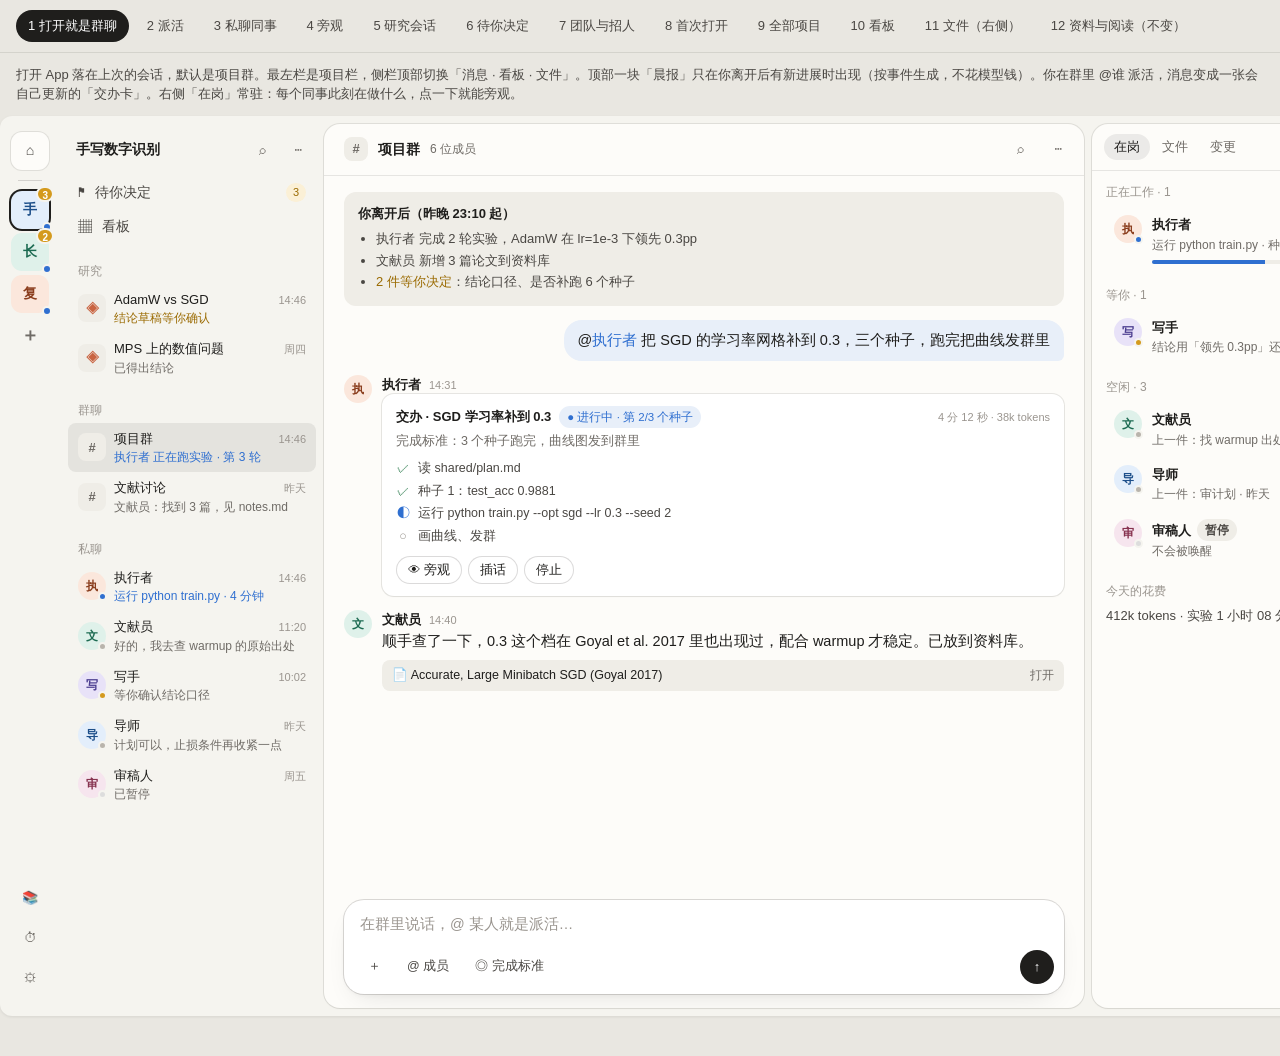
<file: design/prototype/index.html>
<!doctype html>
<html lang="zh-CN">
<head>
<meta charset="utf-8">
<title>ORA 界面方案 v1</title>
<style>
:root{
  --shell:#f5f4ef; --card:#fdfcf9; --inset:#efede7; --elev:#fff;
  --fg:#1f1e1c; --fg1:#4a4743; --fg2:#6f6b66; --fg3:#9a958f;
  --edge:rgba(31,30,28,.10); --edge2:rgba(31,30,28,.16); --hover:rgba(31,30,28,.05); --sel:rgba(31,30,28,.08);
  --clay:#c96442; --blue:#2f6fd0; --bluebg:#e8eff9; --green:#2e7d4f; --greenbg:#e6f2ea; --amber:#9a6a00; --amberbg:#fbf0d6; --red:#b3392f; --redbg:#f8e5e2;
  --serif:"Songti SC","Source Han Serif SC",Georgia,serif; --mono:"JetBrains Mono",ui-monospace,Menlo,monospace;
}
*{box-sizing:border-box} body{margin:0;background:#e9e7e1;font:13px/1.5 -apple-system,"PingFang SC","Inter",sans-serif;color:var(--fg)}
.tabs{position:sticky;top:0;z-index:5;display:flex;gap:6px;flex-wrap:wrap;padding:10px 16px;background:#e9e7e1;border-bottom:1px solid var(--edge)}
.tabs button{font:inherit;border:0;background:transparent;padding:6px 12px;border-radius:999px;color:var(--fg1);cursor:pointer}
.tabs button.on{background:var(--fg);color:#fff}
.note{max-width:1440px;margin:12px auto 0;padding:0 16px;color:var(--fg1);font-size:13px}
.frame{width:1440px;height:900px;margin:12px auto 40px;background:var(--shell);display:flex;padding:8px 8px 8px 0;border-radius:12px;overflow:hidden;box-shadow:0 1px 3px rgba(0,0,0,.08)}
.screen{display:none}.screen.on{display:block}
.rail{width:52px;display:flex;flex-direction:column;align-items:center;gap:4px;padding:8px 0 12px}
.ri{width:36px;height:36px;border-radius:10px;display:grid;place-items:center;color:var(--fg2);position:relative}
.ri.on{background:var(--card);color:var(--fg);box-shadow:0 0 0 1px var(--edge),0 1px 2px rgba(0,0,0,.05)}
.ri .dot{position:absolute;top:6px;right:6px;width:7px;height:7px;border-radius:50%;background:var(--red)}
.side{width:264px;display:flex;flex-direction:column;padding:0 8px}
.top{height:52px;display:flex;align-items:center;gap:8px;padding:0 4px 0 8px}
.proj{font-weight:600;font-size:14px;display:flex;align-items:center;gap:6px}
.sp{flex:1}
.ib{width:28px;height:28px;border-radius:8px;display:grid;place-items:center;color:var(--fg2)}
.nav{height:34px;display:flex;align-items:center;gap:10px;padding:0 10px;border-radius:8px;font-size:14px;color:var(--fg1)}
.nav.on{background:var(--sel);color:var(--fg)}
.cnt{margin-left:auto;font-size:12px;color:var(--fg3)}
.pill{margin-left:auto;font-size:11px;padding:1px 7px;border-radius:999px;background:var(--amberbg);color:var(--amber)}
.sh{height:26px;display:flex;align-items:center;padding:0 6px 0 10px;margin-top:14px;color:var(--fg3);font-size:12px;letter-spacing:.02em}
.row{display:flex;align-items:center;gap:8px;padding:6px 10px;border-radius:8px;min-height:44px}
.row.on{background:var(--sel)}
.row .t{flex:1;min-width:0}
.row .n{font-size:13px;color:var(--fg);display:flex;gap:6px;align-items:baseline}
.row .p{font-size:12px;color:var(--fg2);white-space:nowrap;overflow:hidden;text-overflow:ellipsis}
.row time{font-size:11px;color:var(--fg3);margin-left:auto}
.row .w{color:var(--blue)}
.av{width:28px;height:28px;border-radius:50%;display:grid;place-items:center;font-size:12px;font-weight:600;flex:none;position:relative}
.av.sm{width:22px;height:22px;font-size:10px}.av.lg{width:44px;height:44px;font-size:16px}
.av .s{position:absolute;right:-1px;bottom:-1px;width:9px;height:9px;border-radius:50%;border:2px solid var(--shell)}
.s.work{background:var(--blue)}.s.idle{background:#b9b4ac}.s.wait{background:#d49a1d}.s.off{background:#ddd}
.a1{background:#e8e2f8;color:#4b3d8f}.a2{background:#dff1ea;color:#1d6b52}.a3{background:#fbe7dc;color:#8a3d1d}.a4{background:#e3eefb;color:#1d4f8a}.a5{background:#f6e5ee;color:#86324f}.me{background:#2b2a27;color:#fff}
.hash{width:28px;height:28px;border-radius:8px;background:var(--inset);display:grid;place-items:center;color:var(--fg2);font-weight:600;flex:none}
.cards{flex:1;display:flex;gap:8px;min-width:0}
.main{flex:1;background:var(--card);border-radius:16px;box-shadow:0 0 0 1px var(--edge),0 1px 2px rgba(0,0,0,.04);display:flex;flex-direction:column;min-width:0;overflow:hidden}
.panel{width:340px;background:var(--card);border-radius:16px;box-shadow:0 0 0 1px var(--edge),0 1px 2px rgba(0,0,0,.04);display:flex;flex-direction:column;overflow:hidden}
.head{height:52px;display:flex;align-items:center;gap:10px;padding:0 12px 0 20px;border-bottom:1px solid var(--edge)}
.head h1{font-size:14px;font-weight:600;margin:0}
.head .m{font-size:12px;color:var(--fg2)}
.flow{flex:1;overflow:hidden;padding:16px 0}
.col{width:720px;margin:0 auto;display:flex;flex-direction:column;gap:14px}
.msg{display:flex;gap:10px}
.msg .b{flex:1;min-width:0}
.who{font-size:13px;font-weight:600;display:flex;gap:8px;align-items:baseline}
.who span{font-weight:400;font-size:11px;color:var(--fg3)}
.txt{font-size:14.5px;line-height:1.7;color:var(--fg)}
.mine{align-self:flex-end;max-width:70%;background:var(--bluebg);border-radius:18px 18px 6px 18px;padding:9px 14px;font-size:14.5px;line-height:1.6}
.mine b{color:var(--blue);font-weight:500}
.card{background:var(--elev);border-radius:12px;box-shadow:0 0 0 1px var(--edge),0 1px 2px rgba(0,0,0,.04);padding:12px 14px}
.chip{display:inline-flex;align-items:center;gap:5px;height:22px;padding:0 8px;border-radius:999px;font-size:11.5px;background:var(--inset);color:var(--fg1)}
.chip.run{background:var(--bluebg);color:var(--blue)}.chip.ok{background:var(--greenbg);color:var(--green)}.chip.wait{background:var(--amberbg);color:var(--amber)}.chip.err{background:var(--redbg);color:var(--red)}
.btn{display:inline-flex;align-items:center;gap:6px;height:28px;padding:0 12px;border-radius:999px;font-size:12.5px;box-shadow:inset 0 0 0 1px var(--edge2);color:var(--fg);background:transparent}
.btn.pri{background:var(--fg);color:#fff;box-shadow:none}
.steps{margin:8px 0 0;padding:0;list-style:none;display:flex;flex-direction:column;gap:4px}
.steps li{display:flex;gap:8px;align-items:center;font-size:12.5px;color:var(--fg1)}
.steps li i{width:14px;text-align:center;font-style:normal;color:var(--fg3)}
.steps li.d i{color:var(--green)}.steps li.n i{color:var(--blue)}
.mono{font-family:var(--mono);font-size:12px}
.file{display:flex;align-items:center;gap:8px;padding:6px 10px;border-radius:8px;background:var(--inset);font-size:12.5px;margin-top:6px}
.file .x{margin-left:auto;color:var(--fg2);font-size:12px}
.comp{width:720px;margin:0 auto 14px;background:var(--elev);border-radius:20px;box-shadow:0 0 0 1px var(--edge2),0 2px 4px rgba(0,0,0,.03),0 12px 28px -12px rgba(0,0,0,.12);padding:10px 10px 10px 14px}
.comp .ph{min-height:40px;font-size:14.5px;color:var(--fg3);padding:4px 2px}
.comp .bar{display:flex;align-items:center;gap:6px}
.cc{height:30px;padding:0 10px;border-radius:999px;display:inline-flex;align-items:center;gap:6px;color:var(--fg1);font-size:12.5px}
.send{width:34px;height:34px;border-radius:50%;background:var(--fg);color:#fff;display:grid;place-items:center;margin-left:auto}
.ptabs{display:flex;gap:2px;padding:10px 12px;border-bottom:1px solid var(--edge)}
.ptabs span{padding:4px 10px;border-radius:999px;font-size:12.5px;color:var(--fg2)}
.ptabs span.on{background:var(--sel);color:var(--fg)}
.pbody{flex:1;overflow:hidden;padding:12px 14px;display:flex;flex-direction:column;gap:14px}
.ph3{font-size:12px;color:var(--fg3);margin-bottom:6px;display:flex;align-items:center}
.desk{display:flex;gap:10px;align-items:flex-start;padding:8px;border-radius:10px}
.desk:hover{background:var(--hover)}
.desk .t{flex:1;min-width:0}
.desk .nm{font-size:13px;font-weight:600;display:flex;gap:6px;align-items:center}
.desk .st{font-size:12px;color:var(--fg2);margin-top:1px}
.bar2{height:4px;border-radius:2px;background:var(--inset);margin-top:6px;overflow:hidden}.bar2 i{display:block;height:100%;background:var(--blue)}
.brief{border-radius:12px;background:var(--inset);padding:12px 14px}
.brief h4{margin:0 0 6px;font-size:13px}
.brief li{font-size:13px;color:var(--fg1);margin:2px 0}
.term{background:#1f1e1c;color:#e9e6df;border-radius:10px;padding:10px 12px;font-family:var(--mono);font-size:11.5px;line-height:1.6}
.term .g{color:#8fd19e}.term .y{color:#e8c46b}.term .c{color:#9a958f}
.map{display:flex;flex-direction:column;gap:4px}
.node{font-size:12.5px;padding:5px 8px;border-radius:8px;display:flex;gap:6px;align-items:center}
.node.l1{margin-left:0;font-weight:600}.node.l2{margin-left:14px}.node.l3{margin-left:28px}
.tag{font-size:11px;padding:0 6px;border-radius:999px;margin-left:auto}
.tag.ok{background:var(--greenbg);color:var(--green)}.tag.no{background:var(--redbg);color:var(--red)}.tag.run{background:var(--bluebg);color:var(--blue)}.tag.idle{background:var(--inset);color:var(--fg2)}
.inbox .item{display:flex;gap:12px;padding:14px 16px;border-bottom:1px solid var(--edge)}
.inbox .item .t{flex:1}
.inbox h3{margin:0;font-size:14px}
.inbox p{margin:3px 0 0;font-size:13px;color:var(--fg1)}
.grid{display:grid;grid-template-columns:repeat(3,1fr);gap:12px}
.mcard{background:var(--elev);border-radius:12px;box-shadow:0 0 0 1px var(--edge);padding:14px}
.mcard .r{font-size:12.5px;color:var(--fg2);margin-top:6px}
.serif{font-family:var(--serif);font-weight:400}
.overlay{position:absolute;inset:0;background:rgba(20,20,18,.35);display:flex;align-items:center;justify-content:center;border-radius:16px}
.dlg{width:520px;background:var(--elev);border-radius:24px;box-shadow:0 20px 60px rgba(0,0,0,.25);padding:22px 24px}
.fld{border-radius:10px;box-shadow:inset 0 0 0 1px var(--edge2);padding:9px 12px;font-size:13.5px;color:var(--fg)}
.lbl{font-size:12px;color:var(--fg2);margin:12px 0 6px}
.k{font-size:11px;color:var(--fg3)}
.rail{width:60px}
.pt{width:38px;height:38px;border-radius:11px;display:grid;place-items:center;font-weight:600;font-size:14px;position:relative;cursor:pointer}
.pt.on{box-shadow:0 0 0 2px var(--fg)}
.pt .bd{position:absolute;right:-5px;top:-5px;min-width:16px;height:16px;padding:0 4px;border-radius:8px;background:#d49a1d;color:#fff;font-size:10px;display:grid;place-items:center;border:2px solid var(--shell)}
.pt .wk{position:absolute;right:-3px;bottom:-3px;width:10px;height:10px;border-radius:50%;background:var(--blue);border:2px solid var(--shell)}
.pt.all{background:var(--card);color:var(--fg1);box-shadow:0 0 0 1px var(--edge)}
.pt.all.on{box-shadow:0 0 0 2px var(--fg)}
.rsep{width:24px;height:1px;background:var(--edge2);margin:6px 0}
.seg{display:flex;gap:2px;background:var(--inset);border-radius:999px;padding:2px;margin:0 2px 8px}
.seg span{flex:1;text-align:center;padding:4px 0;border-radius:999px;font-size:12.5px;color:var(--fg2)}
.seg span.on{background:var(--elev);color:var(--fg);box-shadow:0 0 0 1px var(--edge)}
.col3{display:grid;grid-template-columns:repeat(4,1fr);gap:12px;padding:16px 20px;align-items:start}
.lane h4{margin:0 0 8px;font-size:12.5px;color:var(--fg2);font-weight:500;display:flex;gap:6px}
.kc{background:var(--elev);border-radius:10px;box-shadow:0 0 0 1px var(--edge);padding:10px 12px;margin-bottom:8px;font-size:13px}
.kc .m{display:flex;align-items:center;gap:6px;margin-top:8px;font-size:11.5px;color:var(--fg2)}
.tree div{padding:3px 8px;border-radius:6px;font-size:12.5px;display:flex;gap:6px;color:var(--fg1)}
.tree div.on{background:var(--sel);color:var(--fg)}
.tree .g{margin-left:auto;font-size:11px}
.ftabs{display:flex;gap:2px;padding:6px 10px;border-bottom:1px solid var(--edge)}
.ftabs span{padding:4px 10px;border-radius:8px;font-size:12.5px;color:var(--fg2)}
.ftabs span.on{background:var(--sel);color:var(--fg)}
.code{font-family:var(--mono);font-size:12.5px;line-height:1.75;padding:12px 0}
.code div{display:flex}.code i{width:44px;text-align:right;padding-right:14px;color:var(--fg3);font-style:normal}
.code .add{background:rgba(46,125,79,.08)}
.md h2{font-family:var(--serif);font-weight:400;font-size:22px;margin:0 0 10px}
.md p,.md li{font-size:14px;line-height:1.75;color:var(--fg)}
</style>
</head>
<body>
<div class="tabs" id="tabs"></div>
<div class="note" id="note"></div>

<!-- 1 主界面：项目群 -->
<section class="screen" data-name="1 打开就是群聊" data-note="打开 App 落在上次的会话，默认是项目群。最左栏是项目栏，侧栏顶部切换「消息 · 看板 · 文件」。顶部一块「晨报」只在你离开后有新进展时出现（按事件生成，不花模型钱）。你在群里 @谁 派活，消息变成一张会自己更新的「交办卡」。右侧「在岗」常驻：每个同事此刻在做什么，点一下就能旁观。">
<div class="frame">
 <div class="rail"></div>
 <div class="side">
  <div class="top" data-view="msg"></div>
  <div class="nav"><span>⚑</span>待你决定<span class="pill">3</span></div>
  <div class="sh">研究</div>
  <div class="row"><div class="hash" style="color:var(--clay)">◈</div><div class="t"><div class="n">AdamW vs SGD<time>14:46</time></div><div class="p" style="color:var(--amber)">结论草稿等你确认</div></div></div>
  <div class="row"><div class="hash" style="color:var(--clay)">◈</div><div class="t"><div class="n">MPS 上的数值问题<time>周四</time></div><div class="p">已得出结论</div></div></div>
  <div class="sh">群聊</div>
  <div class="row on"><div class="hash">#</div><div class="t"><div class="n">项目群<time>14:46</time></div><div class="p w">执行者 正在跑实验 · 第 3 轮</div></div></div>
  <div class="row"><div class="hash">#</div><div class="t"><div class="n">文献讨论<time>昨天</time></div><div class="p">文献员：找到 3 篇，见 notes.md</div></div></div>
  <div class="sh">私聊</div>
  <div class="row"><div class="av a3">执<span class="s work"></span></div><div class="t"><div class="n">执行者<time>14:46</time></div><div class="p w">运行 python train.py · 4 分钟</div></div></div>
  <div class="row"><div class="av a2">文<span class="s idle"></span></div><div class="t"><div class="n">文献员<time>11:20</time></div><div class="p">好的，我去查 warmup 的原始出处</div></div></div>
  <div class="row"><div class="av a1">写<span class="s wait"></span></div><div class="t"><div class="n">写手<time>10:02</time></div><div class="p">等你确认结论口径</div></div></div>
  <div class="row"><div class="av a4">导<span class="s idle"></span></div><div class="t"><div class="n">导师<time>昨天</time></div><div class="p">计划可以，止损条件再收紧一点</div></div></div>
  <div class="row"><div class="av a5">审<span class="s off"></span></div><div class="t"><div class="n">审稿人<time>周五</time></div><div class="p">已暂停</div></div></div>
 </div>
 <div class="cards">
  <div class="main">
   <div class="head"><div class="hash" style="width:24px;height:24px">#</div><h1>项目群</h1><span class="m">6 位成员</span><div class="sp"></div><div class="ib">⌕</div><div class="ib">⋯</div></div>
   <div class="flow"><div class="col">
    <div class="brief"><h4>你离开后（昨晚 23:10 起）</h4><ul style="margin:0;padding-left:18px">
     <li>执行者 完成 2 轮实验，AdamW 在 lr=1e-3 下领先 0.3pp</li>
     <li>文献员 新增 3 篇论文到资料库</li>
     <li><b style="color:var(--amber);font-weight:500">2 件等你决定</b>：结论口径、是否补跑 6 个种子</li></ul></div>
    <div class="mine">@<b>执行者</b> 把 SGD 的学习率网格补到 0.3，三个种子，跑完把曲线发群里</div>
    <div class="msg"><div class="av a3">执</div><div class="b"><div class="who">执行者<span>14:31</span></div>
     <div class="card"><div style="display:flex;gap:8px;align-items:center"><b style="font-weight:600">交办 · SGD 学习率补到 0.3</b><span class="chip run">● 进行中 · 第 2/3 个种子</span><div class="sp"></div><span class="k">4 分 12 秒 · 38k tokens</span></div>
      <div style="font-size:12.5px;color:var(--fg2);margin-top:4px">完成标准：3 个种子跑完，曲线图发到群里</div>
      <ul class="steps"><li class="d"><i>✓</i>读 shared/plan.md</li><li class="d"><i>✓</i>种子 1：test_acc 0.9881</li><li class="n"><i>◐</i>运行 python train.py --opt sgd --lr 0.3 --seed 2</li><li><i>○</i>画曲线、发群</li></ul>
      <div style="display:flex;gap:6px;margin-top:10px"><span class="btn">👁 旁观</span><span class="btn">插话</span><span class="btn">停止</span></div></div></div></div>
    <div class="msg"><div class="av a2">文</div><div class="b"><div class="who">文献员<span>14:40</span></div><div class="txt">顺手查了一下，0.3 这个档在 Goyal et al. 2017 里也出现过，配合 warmup 才稳定。已放到资料库。</div>
     <div class="file">📄 Accurate, Large Minibatch SGD (Goyal 2017)<span class="x">打开</span></div></div></div>
   </div></div>
   <div class="comp"><div class="ph">在群里说话，@ 某人就是派活…</div><div class="bar"><span class="cc">＋</span><span class="cc">@ 成员</span><span class="cc">◎ 完成标准</span><span class="send">↑</span></div></div>
  </div>
  <div class="panel">
   <div class="ptabs"><span class="on">在岗</span><span>文件</span><span>变更</span><div class="sp"></div><span title="展开">⤢</span></div>
   <div class="pbody">
    <div><div class="ph3">正在工作 · 1</div>
     <div class="desk"><div class="av a3">执<span class="s work"></span></div><div class="t"><div class="nm">执行者</div><div class="st">运行 python train.py · 种子 2/3</div><div class="bar2"><i style="width:55%"></i></div></div><span class="btn" style="height:24px;padding:0 8px">旁观</span></div></div>
    <div><div class="ph3">等你 · 1</div>
     <div class="desk"><div class="av a1">写<span class="s wait"></span></div><div class="t"><div class="nm">写手</div><div class="st">结论用「领先 0.3pp」还是「打平」？</div></div><span class="btn" style="height:24px;padding:0 8px">去回</span></div></div>
    <div><div class="ph3">空闲 · 3</div>
     <div class="desk"><div class="av a2">文<span class="s idle"></span></div><div class="t"><div class="nm">文献员</div><div class="st">上一件：找 warmup 出处 · 11:20 完成</div></div></div>
     <div class="desk"><div class="av a4">导<span class="s idle"></span></div><div class="t"><div class="nm">导师</div><div class="st">上一件：审计划 · 昨天</div></div></div>
     <div class="desk"><div class="av a5">审<span class="s off"></span></div><div class="t"><div class="nm">审稿人 <span class="chip">暂停</span></div><div class="st">不会被唤醒</div></div></div></div>
    <div><div class="ph3">今天的花费</div><div style="font-size:13px;color:var(--fg1)">412k tokens · 实验 1 小时 08 分 · 问了你 3 次</div></div>
   </div>
  </div>
 </div>
</div>
</section>

<!-- 2 派活 -->
<section class="screen" data-name="2 派活" data-note="派活就是在输入框里 @ 人。@ 之后输入框上方出现「交办」条：可选完成标准、预计用什么机器；发出去后同一条消息变成交办卡。也能一次 @ 多个人（各自一张卡），或者说「谁有空谁做」交给导师分配。">
<div class="frame">
 <div class="rail"></div>
 <div class="side">
  <div class="top" data-view="msg"></div>
  <div class="nav"><span>⚑</span>待你决定<span class="pill">3</span></div>
  <div class="sh">群聊</div>
  <div class="row on"><div class="hash">#</div><div class="t"><div class="n">项目群<time>14:46</time></div><div class="p">执行者 正在跑实验 · 第 3 轮</div></div></div>
  <div class="row"><div class="hash">#</div><div class="t"><div class="n">文献讨论<time>昨天</time></div><div class="p">文献员：找到 3 篇，见 notes.md</div></div></div>
  <div class="sh">私聊</div>
  <div class="row"><div class="av a3">执<span class="s work"></span></div><div class="t"><div class="n">执行者<time>14:46</time></div><div class="p w">运行 python train.py · 4 分钟</div></div></div>
  <div class="row"><div class="av a2">文<span class="s idle"></span></div><div class="t"><div class="n">文献员<time>11:20</time></div><div class="p">好的</div></div></div>
 </div>
 <div class="cards"><div class="main" style="position:relative">
  <div class="head"><div class="hash" style="width:24px;height:24px">#</div><h1>项目群</h1><span class="m">6 位成员</span></div>
  <div class="flow"><div class="col" style="padding-top:220px">
   <div class="txt" style="color:var(--fg2);text-align:center">…</div>
  </div></div>
  <div class="comp" style="padding-top:8px">
   <div style="display:flex;gap:8px;align-items:center;padding:6px 8px 10px;border-bottom:1px solid var(--edge);margin-bottom:6px">
    <span class="chip run">交办给</span><div class="av sm a2">文</div><b style="font-weight:600">文献员</b><span class="k">空闲</span>
    <span class="cc" style="margin-left:12px">◎ 完成标准：<span style="color:var(--fg)">列出 5 篇，每篇一句结论</span></span>
    <span class="cc">🖥 本机</span><div class="sp"></div><span class="k">Enter 发送 · 不 @ 就是普通聊天</span></div>
   <div class="ph" style="color:var(--fg)">@文献员 找 5 篇讲 warmup 为什么有效的论文，每篇一句话结论，放到资料库</div>
   <div class="bar"><span class="cc">＋</span><span class="cc">@ 成员</span><span class="send">↑</span></div>
  </div>
  <div style="position:absolute;left:calc(50% - 360px + 8px);bottom:150px;width:300px" class="card">
   <div class="k" style="margin-bottom:6px">@ 谁</div>
   <div class="desk" style="background:var(--sel)"><div class="av a2">文<span class="s idle"></span></div><div class="t"><div class="nm">文献员</div><div class="st">空闲 · 找文献、读论文</div></div></div>
   <div class="desk"><div class="av a3">执<span class="s work"></span></div><div class="t"><div class="nm">执行者</div><div class="st">忙 · 前面 1 件</div></div></div>
   <div class="desk"><div class="av a1">写<span class="s wait"></span></div><div class="t"><div class="nm">写手</div><div class="st">等你回复</div></div></div>
   <div class="desk"><div class="av a4">导<span class="s idle"></span></div><div class="t"><div class="nm">导师</div><div class="st">让导师分配</div></div></div>
  </div>
 </div></div>
</div>
</section>

<!-- 3 私聊 -->
<section class="screen" data-name="3 私聊同事" data-note="和某个同事一对一。右侧变成他的「工位」：正在做的事、交办历史、最近产出、你给他的反馈（👍/👎 会进入他下次工作的上下文）。他的设定（agent 文件）也在这里看和改。">
<div class="frame">
 <div class="rail"></div>
 <div class="side">
  <div class="top" data-view="msg"></div>
  <div class="nav"><span>⚑</span>待你决定<span class="pill">3</span></div>
  <div class="sh">群聊</div>
  <div class="row"><div class="hash">#</div><div class="t"><div class="n">项目群<time>14:46</time></div><div class="p">执行者 正在跑实验</div></div></div>
  <div class="sh">私聊</div>
  <div class="row on"><div class="av a3">执<span class="s work"></span></div><div class="t"><div class="n">执行者<time>14:46</time></div><div class="p w">运行 python train.py · 4 分钟</div></div></div>
  <div class="row"><div class="av a2">文<span class="s idle"></span></div><div class="t"><div class="n">文献员<time>11:20</time></div><div class="p">好的</div></div></div>
  <div class="row"><div class="av a1">写<span class="s wait"></span></div><div class="t"><div class="n">写手<time>10:02</time></div><div class="p">等你确认结论口径</div></div></div>
 </div>
 <div class="cards">
  <div class="main">
   <div class="head"><div class="av sm a3">执</div><h1>执行者</h1><span class="chip run">● 工作中</span><div class="sp"></div><div class="ib">⋯</div></div>
   <div class="flow"><div class="col">
    <div class="mine">今天 MPS 上那个崩溃你怎么看？是不是数值问题</div>
    <div class="msg"><div class="av a3">执</div><div class="b"><div class="who">执行者<span>14:12</span></div><div class="txt">大概率是。lr=0.3 时 SGD 在 MPS 上第 2 个 epoch loss 变成 nan，同样配置在 CPU 上正常收敛到 0.9864。我把主对照挪到 CPU 上跑了，MPS 只做吞吐对比。要不要我写一个最小复现提给 PyTorch？</div>
     <div style="display:flex;gap:4px;margin-top:6px;color:var(--fg3)"><span class="chip">👍</span><span class="chip">👎</span><span class="chip">↪ 转发</span></div></div></div>
    <div class="mine">先不用，主线优先。跑完补种子再说</div>
    <div class="msg"><div class="av a3">执</div><div class="b"><div class="who">执行者<span>14:13</span></div><div class="txt">收到。</div></div></div>
   </div></div>
   <div class="comp"><div class="ph">发消息给执行者…</div><div class="bar"><span class="cc">＋</span><span class="cc">◎ 完成标准</span><span class="send">↑</span></div></div>
  </div>
  <div class="panel">
   <div class="ptabs"><span class="on">工位</span><span>设定</span><span>文件</span></div>
   <div class="pbody">
    <div style="display:flex;gap:12px;align-items:center"><div class="av lg a3">执</div><div><div style="font-weight:600;font-size:15px">执行者</div><div class="k">写代码、跑实验 · MiniMax-M3.1 · 本机</div></div></div>
    <div><div class="ph3">正在做</div><div class="card" style="padding:10px 12px"><div style="font-size:13px;font-weight:600">SGD 学习率补到 0.3</div><div class="st" style="font-size:12px;color:var(--fg2)">种子 2/3 · 4 分 12 秒</div><div class="bar2"><i style="width:55%"></i></div><div style="display:flex;gap:6px;margin-top:8px"><span class="btn" style="height:26px">👁 旁观</span><span class="btn" style="height:26px">停止</span></div></div></div>
    <div><div class="ph3">交办记录</div>
     <div class="desk"><span class="chip ok">完成</span><div class="t"><div class="nm" style="font-weight:400">补跑 AdamW 6 个种子</div><div class="st">昨天 · 1 小时 02 分</div></div></div>
     <div class="desk"><span class="chip err">失败</span><div class="t"><div class="nm" style="font-weight:400">MPS 上 lr=0.3</div><div class="st">今天 13:50 · nan</div></div></div></div>
    <div><div class="ph3">最近产出</div><div class="file">📈 curves_sgd.png<span class="x">打开</span></div><div class="file">📄 results.csv<span class="x">打开</span></div></div>
    <div><div class="ph3">你的反馈</div><div style="font-size:12.5px;color:var(--fg1)">👍 4 · 👎 1 —— 最近一条：「别再在 MPS 上跑主对照」</div></div>
   </div>
  </div>
 </div>
</div>
</section>

<!-- 4 旁观 -->
<section class="screen" data-name="4 旁观" data-note="点「旁观」，右侧变成这个同事的实时屏幕：步骤、终端输出、正在改的文件。像站在他身后看。底部可以插话（不打断，下一步就能看到），也可以叫停。这是让「老板」放心的关键：随时看得见在干什么。">
<div class="frame">
 <div class="rail"></div>
 <div class="side">
  <div class="top" data-view="msg"></div>
  <div class="nav"><span>⚑</span>待你决定<span class="pill">3</span></div>
  <div class="sh">群聊</div>
  <div class="row on"><div class="hash">#</div><div class="t"><div class="n">项目群<time>14:46</time></div><div class="p w">执行者 正在跑实验</div></div></div>
  <div class="sh">私聊</div>
  <div class="row"><div class="av a3">执<span class="s work"></span></div><div class="t"><div class="n">执行者<time>14:46</time></div><div class="p w">运行 python train.py</div></div></div>
 </div>
 <div class="cards">
  <div class="main" style="flex:0 0 560px">
   <div class="head"><div class="hash" style="width:24px;height:24px">#</div><h1>项目群</h1></div>
   <div class="flow"><div class="col" style="width:500px">
    <div class="msg"><div class="av a3">执</div><div class="b"><div class="who">执行者<span>14:31</span></div>
     <div class="card" style="box-shadow:0 0 0 2px var(--blue)"><b style="font-weight:600">交办 · SGD 学习率补到 0.3</b><div style="margin-top:6px"><span class="chip run">● 进行中 · 2/3</span></div><div class="k" style="margin-top:6px">正在旁观 →</div></div></div></div>
   </div></div>
  </div>
  <div class="panel" style="flex:1;width:auto">
   <div class="head" style="padding-left:16px"><div class="av sm a3">执</div><h1>旁观 · 执行者</h1><span class="chip run">● 4 分 31 秒</span><div class="sp"></div><span class="btn">停止</span><div class="ib">✕</div></div>
   <div class="pbody">
    <ul class="steps" style="margin:0"><li class="d"><i>✓</i>读 shared/plan.md</li><li class="d"><i>✓</i>改 train.py：加 --lr 参数 <span class="mono" style="color:var(--green)">+6</span> <span class="mono" style="color:var(--red)">−2</span></li><li class="d"><i>✓</i>种子 1 完成 · test_acc 0.9881</li><li class="n"><i>◐</i>运行 python train.py --opt sgd --lr 0.3 --seed 2</li></ul>
    <div class="term"><div class="c">$ python train.py --opt sgd --lr 0.3 --seed 2</div><div>epoch 1/3  loss 0.412  acc 0.9437</div><div>epoch 2/3  loss 0.118  acc 0.9796</div><div class="y">epoch 3/3  [=========>      ] 61%  eta 0:42</div></div>
    <div><div class="ph3">正在写的文件</div><div class="file">📄 results/sgd_lr0.3.json<span class="x">实时</span></div></div>
    <div style="margin-top:auto" class="comp" ><div class="ph">插话（不打断，他下一步会看到）…</div><div class="bar"><span class="send">↑</span></div></div>
   </div>
  </div>
 </div>
</div>
</section>

<!-- 5 研究 -->
<section class="screen" data-name="5 研究会话" data-note="研究不是另一个系统，就是一个会话：你提问 → 导师出计划卡（你批准）→ 执行者的每轮实验是交办卡 → 写手出结论卡。右侧「研究」页签是这项研究的地图：问题 → 假设 → 实验 → 发现，每个节点状态一目了然；「变更」页签逐文件审阅。">
<div class="frame">
 <div class="rail"></div>
 <div class="side">
  <div class="top" data-view="msg"></div>
  <div class="nav"><span>⚑</span>待你决定<span class="pill">3</span></div>
  <div class="sh">群聊</div>
  <div class="row"><div class="hash">#</div><div class="t"><div class="n">项目群<time>14:46</time></div><div class="p">…</div></div></div>
  <div class="row on"><div class="hash" style="color:var(--clay)">◈</div><div class="t"><div class="n">研究：AdamW vs SGD<time>14:46</time></div><div class="p w">第 3 轮 · 2 个假设已证实</div></div></div>
  <div class="sh">私聊</div>
  <div class="row"><div class="av a3">执<span class="s work"></span></div><div class="t"><div class="n">执行者<time>14:46</time></div><div class="p">…</div></div></div>
 </div>
 <div class="cards">
  <div class="main">
   <div class="head"><div class="hash" style="width:24px;height:24px;color:var(--clay)">◈</div><h1>研究：MNIST 上 AdamW 与带动量 SGD 的对比</h1><span class="m">第 3 轮</span><div class="sp"></div><span class="mono" style="color:var(--green)">+1285</span></div>
   <div class="flow"><div class="col">
    <div class="mine">同一个小 CNN，3 个 epoch，AdamW 和带动量的 SGD 哪个测试准确率更高？</div>
    <div class="msg"><div class="av a4">导</div><div class="b"><div class="who">导师<span>昨天</span></div>
     <div class="card"><div style="display:flex;gap:8px;align-items:center"><b style="font-weight:600">研究计划</b><span class="chip ok">已批准</span></div>
      <div style="font-size:13px;color:var(--fg1);margin-top:6px">指标：测试准确率（3 种子均值）· 基线：各自默认超参</div>
      <div style="font-size:13px;color:var(--fg1)">H1 直接对照 · H2 公平调参 · H3 加 BN 后打平？</div>
      <div class="k" style="margin-top:4px">止损：差距 &lt; 种子噪声即判打平</div></div></div></div>
    <div class="msg"><div class="av a3">执</div><div class="b"><div class="who">执行者<span>今天</span></div>
     <div class="card"><b style="font-weight:600">第 2 轮 · H2 公平调参</b> <span class="chip ok">完成</span><div style="font-size:13px;margin-top:6px">AdamW 1e-3：0.9912 · SGD 0.1：0.9884 → <b style="font-weight:600">H2 成立</b>（+0.28pp）</div><div class="file">📈 curves_r2.png<span class="x">打开</span></div></div></div></div>
    <div class="msg"><div class="av a1">写</div><div class="b"><div class="who">写手<span>14:40</span></div>
     <div class="card" style="box-shadow:0 0 0 1px var(--amber)"><b style="font-weight:600">结论草稿</b> <span class="chip wait">等你决定</span><div class="txt" style="font-size:13.5px;margin-top:6px">各自调好学习率后 AdamW 高 0.16–0.46pp，与种子噪声同量级；加 BN 后打平。</div><div style="display:flex;gap:6px;margin-top:8px"><span class="btn pri">接受</span><span class="btn">要求修改</span></div></div></div></div>
   </div></div>
   <div class="comp"><div class="ph">对这项研究说点什么…</div><div class="bar"><span class="cc">＋</span><span class="cc">@ 成员</span><span class="send">↑</span></div></div>
  </div>
  <div class="panel">
   <div class="ptabs"><span>在岗</span><span>文件</span><span>变更</span><span class="on">研究</span><div class="sp"></div><span title="展开">⤢</span></div>
   <div class="pbody">
    <div style="display:flex;gap:8px"><span class="chip ok">证实 2</span><span class="chip err">否定 1</span><span class="chip run">进行 1</span><span class="chip">放弃 1</span></div>
    <div class="map">
     <div class="node l1">❓ AdamW 是否比 SGD 好</div>
     <div class="node l2">H1 默认超参直接对照<span class="tag no">否定</span></div>
     <div class="node l3 mono" style="font-weight:400">r1 · 3 种子 · 12 分钟</div>
     <div class="node l2">H2 公平调参<span class="tag ok">证实</span></div>
     <div class="node l3 mono" style="font-weight:400">r2 · 网格 6 档 · 48 分钟</div>
     <div class="node l2">H3 加 BN 后打平<span class="tag ok">证实</span></div>
     <div class="node l2">H4 补 6 个种子<span class="tag run">进行中</span></div>
     <div class="node l2">H5 10 epoch 长跑<span class="tag idle">放弃</span></div>
    </div>
    <div><div class="ph3">花费</div><div style="font-size:12.5px;color:var(--fg1)">13 轮 · 14 个实验 · 2 小时 30 分 · 2.1M tokens</div></div>
   </div>
  </div>
 </div>
</div>
</section>

<!-- 6 待你决定 -->
<section class="screen" data-name="6 待你决定" data-note="所有需要你拍板的事集中在一处（像 Linear 的 Inbox）：每条都能一键处理，也能跳回原会话。处理完就消失。侧栏顶部的数字就是这里的未决数。这是「老板」每天最常打开的地方。">
<div class="frame">
 <div class="rail"></div>
 <div class="side">
  <div class="top" data-view="msg"></div>
  <div class="nav on"><span>⚑</span>待你决定<span class="pill">3</span></div>
  <div class="sh">群聊</div>
  <div class="row"><div class="hash">#</div><div class="t"><div class="n">项目群<time>14:46</time></div><div class="p">…</div></div></div>
  <div class="sh">私聊</div>
  <div class="row"><div class="av a3">执<span class="s work"></span></div><div class="t"><div class="n">执行者<time>14:46</time></div><div class="p">…</div></div></div>
 </div>
 <div class="cards"><div class="main">
  <div class="head"><h1>待你决定</h1><span class="m">3 件</span></div>
  <div class="inbox" style="width:760px;margin:12px auto">
   <div class="item"><div class="av a1">写</div><div class="t"><h3>结论口径：「领先 0.3pp」还是「打平」？</h3><p>写手 · 研究：AdamW vs SGD · 12 分钟前</p><p style="color:var(--fg)">草稿：各自调好学习率后 AdamW 高 0.16–0.46pp，与种子噪声同量级；加 BN 后打平。</p><div style="display:flex;gap:6px;margin-top:8px"><span class="btn pri">接受</span><span class="btn">要求修改</span><span class="btn">去会话</span></div></div></div>
   <div class="item"><div class="av a4">导</div><div class="t"><h3>是否补跑 6 个种子（约 40 分钟）</h3><p>导师 · 项目群 · 1 小时前</p><div style="display:flex;gap:6px;margin-top:8px"><span class="btn pri">补跑</span><span class="btn">不用</span><span class="btn">去会话</span></div></div></div>
   <div class="item"><div class="av a3">执</div><div class="t"><h3>合并实验代码到项目（+1285 −0，3 个文件）</h3><p>执行者 · 研究：AdamW vs SGD · 昨天</p><div style="display:flex;gap:6px;margin-top:8px"><span class="btn pri">合并</span><span class="btn">看改动</span></div></div></div>
  </div>
 </div></div>
</div>
</section>

<!-- 7 团队 -->
<section class="screen" data-name="7 团队与招人" data-note="团队从项目名旁的「⋯」进入（每个项目有自己的成员配置）。团队页像通讯录：每个同事一张卡（角色、模型、在不在岗、这周做了几件、你的评价）。「招人」：一句话描述要什么样的人 → 生成一份设定（agent 文件）→ 你看一眼就入职。内置几个常用角色，一键加入。">
<div class="frame">
 <div class="rail"></div>
 <div class="side">
  <div class="top" data-view="team"></div>
  <div class="nav on">全部成员<span class="cnt">5</span></div><div class="nav">工作流规则</div><div class="nav">预算与用量</div>
 </div>
 <div class="cards"><div class="main" style="position:relative">
  <div class="head"><h1>团队</h1><div class="sp"></div><span class="btn pri">＋ 招人</span></div>
  <div style="padding:20px 28px" class="grid">
   <div class="mcard"><div style="display:flex;gap:10px;align-items:center"><div class="av a4">导<span class="s idle"></span></div><div><b style="font-weight:600">导师</b><div class="k">把方向、审计划</div></div></div><div class="r">只读 · Opus 级模型 · 本周 6 件 · 👍 5</div></div>
   <div class="mcard"><div style="display:flex;gap:10px;align-items:center"><div class="av a3">执<span class="s work"></span></div><div><b style="font-weight:600">执行者</b><div class="k">写代码、跑实验</div></div></div><div class="r">本机 + han5 · 本周 14 件 · 👍 4 👎 1</div></div>
   <div class="mcard"><div style="display:flex;gap:10px;align-items:center"><div class="av a2">文<span class="s idle"></span></div><div><b style="font-weight:600">文献员</b><div class="k">找文献、读论文</div></div></div><div class="r">联网 · 本周 9 件 · 👍 6</div></div>
   <div class="mcard"><div style="display:flex;gap:10px;align-items:center"><div class="av a1">写<span class="s wait"></span></div><div><b style="font-weight:600">写手</b><div class="k">写结论、写论文</div></div></div><div class="r">本周 3 件</div></div>
   <div class="mcard"><div style="display:flex;gap:10px;align-items:center"><div class="av a5">审<span class="s off"></span></div><div><b style="font-weight:600">审稿人</b><div class="k">挑毛病 <span class="chip">暂停</span></div></div></div><div class="r">本周 0 件</div></div>
  </div>
  <div class="overlay"><div class="dlg">
   <div style="font-size:16px;font-weight:600">招人</div>
   <div class="lbl">要一个什么样的同事</div>
   <div class="fld" style="min-height:64px">会做统计检验的，帮我判断差距是不是显著，不懂就说不懂</div>
   <div class="lbl">草拟的设定</div>
   <div class="card" style="padding:10px 12px"><div style="display:flex;gap:10px;align-items:center"><div class="av a2">统</div><div><b style="font-weight:600">统计师</b><div class="k">显著性检验、置信区间、效应量</div></div></div><div class="k" style="margin-top:8px">工具：读文件、跑 Python（只读实验结果）· 模型：默认 · <span style="color:var(--blue)">编辑设定</span></div></div>
   <div style="display:flex;justify-content:flex-end;gap:8px;margin-top:16px"><span class="btn">取消</span><span class="btn pri">入职</span></div>
  </div></div>
 </div></div>
</div>
</section>

<!-- 8 首次打开 -->
<section class="screen" data-name="8 首次打开" data-note="第一次打开：没有任何说明文字。中间是 Claude 式的问候和输入框；输入框里直接问「想研究什么」。发出第一句话时，如果还没有项目/模型，就在输入框上方依次补齐（选文件夹、接模型），默认团队自动就位，然后这句话进入新建的项目群。">
<div class="frame">
 <div class="rail"></div>
 <div class="side">
  <div class="top" data-view="first"></div>
  <div class="sh">私聊</div>
  <div class="row"><div class="av a4">导<span class="s idle"></span></div><div class="t"><div class="n">导师</div><div class="p">内置</div></div></div>
  <div class="row"><div class="av a3">执<span class="s idle"></span></div><div class="t"><div class="n">执行者</div><div class="p">内置</div></div></div>
  <div class="row"><div class="av a2">文<span class="s idle"></span></div><div class="t"><div class="n">文献员</div><div class="p">内置</div></div></div>
  <div class="row"><div class="av a1">写<span class="s idle"></span></div><div class="t"><div class="n">写手</div><div class="p">内置</div></div></div>
 </div>
 <div class="cards"><div class="main" style="justify-content:center">
  <div style="text-align:center;margin-top:-80px"><div class="serif" style="font-size:30px">想研究什么？</div></div>
  <div class="comp" style="margin-top:26px">
   <div style="display:flex;gap:8px;align-items:center;padding:4px 6px 10px;border-bottom:1px solid var(--edge);margin-bottom:6px"><span class="chip">① 项目文件夹</span><span class="k">~/ORA/新项目</span><span class="btn" style="height:24px">换一个</span><div class="sp"></div><span class="chip wait">② 接一个模型</span><span class="btn" style="height:24px">添加</span></div>
   <div class="ph" style="color:var(--fg)">同一个小 CNN，AdamW 和带动量的 SGD 哪个在 3 个 epoch 内更好？</div>
   <div class="bar"><span class="cc">＋</span><span class="cc">📁 新项目</span><span class="send">↑</span></div></div>
  <div style="width:720px;margin:20px auto 0;display:flex;gap:8px;justify-content:center"><span class="btn">复现一篇论文</span><span class="btn">比较两种方法</span><span class="btn">写文献综述</span><span class="btn">从读到写</span></div>
 </div></div>
</div>
</section>

<!-- 9 全部项目 -->
<section class="screen" data-name="9 全部项目" data-proj="all" data-note="最左栏是项目栏（像 Slack 的工作区、Discord 的服务器）：每个项目一个方块，蓝点表示有人在干活，数字表示有几件事等你。最上面「全部」把所有项目统一显示：侧栏按项目分组列出每个项目的会话（同一个成员在不同项目里是不同的会话，互相隔离），中间是跨项目的今日概览。">
<div class="frame">
 <div class="rail"></div>
 <div class="side">
  <div class="top" data-view="all"></div>
  <div class="nav"><span>⚑</span>待你决定<span class="pill">5</span></div>
  <div class="sh">手写数字识别</div>
  <div class="row"><div class="hash">#</div><div class="t"><div class="n">项目群<time>14:46</time></div><div class="p w">执行者 正在跑实验</div></div></div>
  <div class="row"><div class="av a1">写<span class="s wait"></span></div><div class="t"><div class="n">写手<time>10:02</time></div><div class="p">等你确认结论口径</div></div></div>
  <div class="sh">长上下文检索头</div>
  <div class="row"><div class="hash">#</div><div class="t"><div class="n">项目群<time>13:05</time></div><div class="p w">文献员 正在读 2 篇论文</div></div></div>
  <div class="row"><div class="av a3">执<span class="s idle"></span></div><div class="t"><div class="n">执行者<time>昨天</time></div><div class="p">32k 上跑完了，结果在 results.csv</div></div></div>
  <div class="sh">复现 Transformer</div>
  <div class="row"><div class="hash">#</div><div class="t"><div class="n">项目群<time>周三</time></div><div class="p">导师：先把数据管线对齐原文</div></div></div>
 </div>
 <div class="cards"><div class="main">
  <div class="head"><h1>全部项目</h1><span class="m">今天</span></div>
  <div style="width:820px;margin:16px auto;display:flex;flex-direction:column;gap:18px">
   <div class="grid" style="grid-template-columns:repeat(4,1fr)">
    <div class="mcard"><div class="k">等你决定</div><div style="font-size:22px;font-weight:600;color:var(--amber)">5</div></div>
    <div class="mcard"><div class="k">正在工作</div><div style="font-size:22px;font-weight:600;color:var(--blue)">3</div></div>
    <div class="mcard"><div class="k">今天完成</div><div style="font-size:22px;font-weight:600">11</div></div>
    <div class="mcard"><div class="k">今天花费</div><div style="font-size:22px;font-weight:600">1.2M</div><div class="k">tokens · 实验 2 小时</div></div>
   </div>
   <div><div class="ph3">正在工作</div>
    <div class="card" style="padding:4px 6px">
     <div class="desk"><div class="av a3">执<span class="s work"></span></div><div class="t"><div class="nm">执行者 <span class="k">手写数字识别</span></div><div class="st">SGD 学习率补到 0.3 · 种子 2/3</div><div class="bar2"><i style="width:55%"></i></div></div><span class="btn" style="height:24px;padding:0 8px">旁观</span></div>
     <div class="desk"><div class="av a2">文<span class="s work"></span></div><div class="t"><div class="nm">文献员 <span class="k">长上下文检索头</span></div><div class="st">读 2 篇论文 · 找检索头的消融设置</div></div><span class="btn" style="height:24px;padding:0 8px">旁观</span></div>
     <div class="desk"><div class="av a4">导<span class="s work"></span></div><div class="t"><div class="nm">导师 <span class="k">复现 Transformer</span></div><div class="st">审数据管线 · 2 分钟</div></div><span class="btn" style="height:24px;padding:0 8px">旁观</span></div>
    </div></div>
   <div><div class="ph3">项目</div><div class="grid">
    <div class="mcard"><div style="display:flex;gap:8px;align-items:center"><div class="pt" style="width:28px;height:28px;font-size:12px;background:#e3eefb;color:#1d4f8a">手</div><b style="font-weight:600">手写数字识别</b></div><div class="r">研究 3 · 进行中 1 · 等你 3</div></div>
    <div class="mcard"><div style="display:flex;gap:8px;align-items:center"><div class="pt" style="width:28px;height:28px;font-size:12px;background:#dff1ea;color:#1d6b52">长</div><b style="font-weight:600">长上下文检索头</b></div><div class="r">研究 1 · 进行中 1 · 等你 2</div></div>
    <div class="mcard"><div style="display:flex;gap:8px;align-items:center"><div class="pt" style="width:28px;height:28px;font-size:12px;background:#fbe7dc;color:#8a3d1d">复</div><b style="font-weight:600">复现 Transformer</b></div><div class="r">研究 1 · 进行中 1</div></div>
   </div></div>
  </div>
 </div></div>
</div>
</section>

<!-- 10 看板 -->
<section class="screen" data-name="10 看板" data-note="看板是项目的全局视图，侧栏「待你决定」下面的固定入口。卡片不用手动建：每张交办卡、每项研究自动出现在这里，状态随工作自动移动。也可以在这里直接新建一张（等于在群里 @ 某人派活），拖到别人头上就是改派。「全部」视图里有跨项目的看板。">
<div class="frame">
 <div class="rail"></div>
 <div class="side">
  <div class="top" data-view="board"></div>
  <div class="nav"><span>⚑</span>待你决定<span class="pill">3</span></div>
  <div class="sh">研究</div>
  <div class="row"><div class="hash" style="color:var(--clay)">◈</div><div class="t"><div class="n">AdamW vs SGD<time>14:46</time></div><div class="p" style="color:var(--amber)">结论草稿等你确认</div></div></div>
  <div class="sh">群聊</div>
  <div class="row"><div class="hash">#</div><div class="t"><div class="n">项目群<time>14:46</time></div><div class="p w">执行者 正在跑实验</div></div></div>
  <div class="sh">私聊</div>
  <div class="row"><div class="av a3">执<span class="s work"></span></div><div class="t"><div class="n">执行者<time>14:46</time></div><div class="p w">运行 python train.py</div></div></div>
  <div class="row"><div class="av a2">文<span class="s idle"></span></div><div class="t"><div class="n">文献员<time>11:20</time></div><div class="p">好的</div></div></div>
 </div>
 <div class="cards"><div class="main">
  <div class="head"><h1>看板</h1><span class="m">手写数字识别</span><div class="sp"></div><div class="seg" style="margin:0;width:230px"><span class="on">按状态</span><span>按成员</span><span>只看研究</span></div><span class="btn">＋ 派活</span></div>
  <div class="col3">
   <div class="lane"><h4>排队 <span class="k">2</span></h4>
    <div class="kc">画最终对比图，6 个种子<div class="m"><div class="av sm a3">执</div>执行者 · 前面 1 件</div></div>
    <div class="kc">把结论写成一段摘要<div class="m"><div class="av sm a1">写</div>写手 · 等结论</div></div></div>
   <div class="lane"><h4>进行中 <span class="k">1</span></h4>
    <div class="kc" style="box-shadow:0 0 0 1px var(--blue)">SGD 学习率补到 0.3<div class="bar2"><i style="width:55%"></i></div><div class="m"><div class="av sm a3">执</div>种子 2/3 · 4 分钟</div></div></div>
   <div class="lane"><h4>等你 <span class="k">3</span></h4>
    <div class="kc" style="box-shadow:0 0 0 1px #d49a1d">结论口径<div class="m"><div class="av sm a1">写</div>写手 · 12 分钟</div></div>
    <div class="kc" style="box-shadow:0 0 0 1px #d49a1d">补跑 6 个种子？<div class="m"><div class="av sm a4">导</div>导师 · 1 小时</div></div>
    <div class="kc" style="box-shadow:0 0 0 1px #d49a1d">合并实验代码 +1285<div class="m"><div class="av sm a3">执</div>执行者 · 昨天</div></div></div>
   <div class="lane"><h4>完成 <span class="k">9</span></h4>
    <div class="kc" style="color:var(--fg2)">◈ 研究：AdamW vs SGD · 第 2 轮<div class="m">H2 证实 · 48 分钟</div></div>
    <div class="kc" style="color:var(--fg2)">找 warmup 出处<div class="m"><div class="av sm a2">文</div>11:20</div></div>
    <div class="kc" style="color:var(--fg2)">补跑 AdamW 6 个种子<div class="m"><div class="av sm a3">执</div>昨天</div></div></div>
  </div>
 </div></div>
</div>
</section>

<!-- 11 文件 -->
<section class="screen" data-name="11 文件（右侧）" data-note="文件放在右侧边栏，和编程软件一样：「文件」标签上面是文件树（标出同事改过的），点开文件在下面浏览和编辑：代码直接改，Markdown 切换编辑/预览，底部一行显示是谁在哪件交办里改的。右上「⤢」把面板拉宽成编辑器（这一屏就是拉宽后的样子），聊天区变窄但仍可用；再点一次收回。聊天里点任何文件也在这里打开。">
<div class="frame">
 <div class="rail"></div>
 <div class="side">
  <div class="top" data-view="msg"></div>
  <div class="nav"><span>⚑</span>待你决定<span class="pill">3</span></div>
  <div class="sh">研究</div>
  <div class="row"><div class="hash" style="color:var(--clay)">◈</div><div class="t"><div class="n">AdamW vs SGD<time>14:46</time></div><div class="p" style="color:var(--amber)">结论草稿等你确认</div></div></div>
  <div class="sh">群聊</div>
  <div class="row on"><div class="hash">#</div><div class="t"><div class="n">项目群<time>14:46</time></div><div class="p w">执行者 正在跑实验</div></div></div>
  <div class="sh">私聊</div>
  <div class="row"><div class="av a3">执<span class="s work"></span></div><div class="t"><div class="n">执行者<time>14:46</time></div><div class="p w">运行 python train.py</div></div></div>
  <div class="row"><div class="av a1">写<span class="s wait"></span></div><div class="t"><div class="n">写手<time>10:02</time></div><div class="p">等你确认结论口径</div></div></div>
 </div>
 <div class="cards">
  <div class="main" style="flex:0 0 470px">
   <div class="head"><div class="hash" style="width:24px;height:24px">#</div><h1>项目群</h1></div>
   <div class="flow"><div class="col" style="width:420px">
    <div class="msg"><div class="av a1">写</div><div class="b"><div class="who">写手<span>14:40</span></div><div class="txt" style="font-size:13.5px">计划补了止损条件，见</div><div class="file" style="box-shadow:0 0 0 1px var(--blue)">📝 shared/plan.md<span class="x">已在右侧打开</span></div></div></div>
    <div class="mine" style="font-size:13.5px">H2 的学习率网格写清楚，加上 0.3</div>
   </div></div>
   <div class="comp" style="width:430px"><div class="ph">在群里说话…</div><div class="bar"><span class="cc">＋</span><span class="cc">@ 成员</span><span class="send">↑</span></div></div>
  </div>
  <div class="panel" style="flex:1;width:auto">
   <div class="ptabs"><span>在岗</span><span class="on">文件</span><span>变更</span><div class="sp"></div><span title="收回">⤡</span></div>
   <div style="flex:1;display:flex;min-height:0">
    <div class="tree" style="width:210px;border-right:1px solid var(--edge);padding:8px 6px">
     <div>▾ 📁 shared</div><div style="padding-left:22px" class="on">📝 plan.md <span class="g" style="color:var(--blue)">写手</span></div><div style="padding-left:22px">📝 conclusion.md <span class="g" style="color:var(--green)">新</span></div>
     <div>▾ 📁 experiments</div><div style="padding-left:22px">🐍 train.py <span class="g" style="color:var(--amber)">改</span></div><div style="padding-left:22px">🐍 eval.py</div>
     <div>▸ 📁 results</div><div>▸ 📁 data</div><div>📄 README.md</div>
    </div>
    <div style="flex:1;display:flex;flex-direction:column;min-width:0">
     <div class="ftabs"><span class="on">plan.md</span><span>train.py</span><div class="sp"></div><div class="seg" style="margin:0;width:140px"><span class="on">编辑</span><span>预览</span></div></div>
     <div class="code" style="flex:1;padding:10px 0">
      <div><i>1</i># 研究计划：AdamW vs SGD</div><div><i>2</i></div>
      <div><i>3</i>**问题**：同一个小 CNN，3 个 epoch，AdamW 和带动量的 SGD 哪个更好？</div><div><i>4</i></div>
      <div><i>5</i>- 指标：测试准确率（3 个种子均值）</div><div><i>6</i>- H1 默认超参直接对照</div>
      <div class="add"><i>7</i>- H2 公平调参：各自 3 档学习率（SGD 0.03 / 0.1 / 0.3）</div>
      <div class="add"><i>8</i>- 止损：差距小于种子噪声即判打平</div><div><i>9</i>- H3 加 BN 后是否打平</div>
     </div>
     <div style="border-top:1px solid var(--edge);padding:8px 12px;display:flex;gap:8px;align-items:center;font-size:12px;color:var(--fg2)"><div class="av sm a1">写</div>写手 14:40 改了第 7–8 行 · 来自交办「整理计划」<div class="sp"></div><span class="btn" style="height:24px">保存</span></div>
    </div>
   </div>
  </div>
 </div>
</div>
</section>

<!-- 12 资料与阅读 -->
<section class="screen" data-name="12 资料与阅读（不变）" data-note="资料和阅读保持原来的逻辑：左栏底部「资料」进入，侧栏是 导入 / 全部 / 在读 / 未读 / 已读 / 发现 和最近阅读，中间是论文列表；打开一篇就是原来的阅读器（PDF + 右侧助手、笔记、对照翻译等），不加新东西，只换成统一的视觉。">
<div class="frame">
 <div class="rail" data-active="lib"></div>
 <div class="side">
  <div class="top" data-view="lib"></div>
  <div class="nav">导入</div><div class="nav on">全部<span class="cnt">19</span></div><div class="nav">在读</div><div class="nav">未读</div><div class="nav">已读</div><div class="nav">发现</div>
  <div class="sh">最近阅读</div><div class="nav" style="font-size:13px">Attention Is All You Need</div><div class="nav" style="font-size:13px">Accurate, Large Minibatch SGD</div><div class="nav" style="font-size:13px">Decoupled Weight Decay</div>
 </div>
 <div class="cards"><div class="main">
  <div class="head"><h1 class="serif" style="font-size:22px;font-weight:400">全部</h1><div class="sp"></div><span class="btn">⌕ 搜索</span><span class="btn pri">导入</span></div>
  <div style="width:900px;margin:12px auto">
   <div style="display:grid;grid-template-columns:1fr 160px 120px;font-size:12px;color:var(--fg3);padding:6px 10px;border-bottom:1px solid var(--edge)"><span>名称</span><span>来源</span><span>上次打开</span></div>
   <div style="display:grid;grid-template-columns:1fr 160px 120px;font-size:13.5px;padding:10px;border-bottom:1px solid var(--edge)"><span>📄 Attention Is All You Need</span><span style="color:var(--fg2)">NeurIPS</span><span style="color:var(--fg2)">今天</span></div>
   <div style="display:grid;grid-template-columns:1fr 160px 120px;font-size:13.5px;padding:10px;border-bottom:1px solid var(--edge)"><span>📄 Accurate, Large Minibatch SGD</span><span style="color:var(--fg2)">arXiv</span><span style="color:var(--fg2)">昨天</span></div>
   <div style="display:grid;grid-template-columns:1fr 160px 120px;font-size:13.5px;padding:10px;border-bottom:1px solid var(--edge)"><span>📄 Decoupled Weight Decay Regularization</span><span style="color:var(--fg2)">ICLR</span><span style="color:var(--fg2)">周三</span></div>
   <div style="display:grid;grid-template-columns:1fr 160px 120px;font-size:13.5px;padding:10px;border-bottom:1px solid var(--edge)"><span>📄 On the Variance of the Adaptive Learning Rate</span><span style="color:var(--fg2)">ICLR</span><span style="color:var(--fg2)">—</span></div>
  </div>
 </div></div>
</div>
</section>

<script>

const PROJ=[["手","手写数字识别","#e3eefb","#1d4f8a",3,true],["长","长上下文检索头","#dff1ea","#1d6b52",2,true],["复","复现 Transformer","#fbe7dc","#8a3d1d",0,true]];
document.querySelectorAll('.screen').forEach(sc=>{
 const proj=sc.dataset.proj||"手";
 const r=sc.querySelector('.rail'); const act=r.dataset.active;
 r.innerHTML=`<div class="pt all ${proj==='all'&&!act?'on':''}" title="全部项目">⌂</div><div class="rsep"></div>`+
  PROJ.map(p=>`<div class="pt ${proj===p[0]&&!act?'on':''}" title="${p[1]}" style="background:${p[2]};color:${p[3]}">${p[0]}${p[4]?`<span class="bd">${p[4]}</span>`:''}${p[5]?'<span class="wk"></span>':''}</div>`).join('')+
  `<div class="pt all" style="box-shadow:none;background:transparent;color:var(--fg2);font-size:18px" title="新建项目">＋</div><div style="flex:1"></div>`+
  `<div class="ri ${act==='lib'?'on':''}" title="资料">📚</div><div class="ri" title="定时">⏱</div><div class="ri" title="设置">⚙︎</div>`;
 const top=sc.querySelector('.top'); if(!top) return; const v=top.dataset.view;
 const name=proj==='all'?'全部项目':(v==='lib'?'资料':(v==='first'?'ORA':'手写数字识别'));
 top.outerHTML=`<div class="top"><div class="proj">${name}</div><div class="sp"></div><div class="ib">⌕</div>${v==='lib'||proj==='all'||v==='first'?'':'<div class="ib">⋯</div>'}</div>`;
 if(v==='lib'||v==='first') return;
 const side=sc.querySelector('.side'); const inbox=[...side.querySelectorAll('.nav')].find(n=>n.textContent.includes('待你决定'));
 const board=document.createElement('div'); board.className='nav'+(v==='board'?' on':''); board.innerHTML='<span>▦</span>看板';
 if(inbox) inbox.after(board); else side.querySelector('.top').after(board);
});

const screens=[...document.querySelectorAll('.screen')];
const tabs=document.getElementById('tabs'), note=document.getElementById('note');
function show(i){screens.forEach((s,j)=>s.classList.toggle('on',i===j));[...tabs.children].forEach((b,j)=>b.classList.toggle('on',i===j));note.textContent=screens[i].dataset.note;location.hash=i+1;}
screens.forEach((s,i)=>{const b=document.createElement('button');b.textContent=s.dataset.name;b.onclick=()=>show(i);tabs.appendChild(b);});
show(Math.max(0,(parseInt(location.hash.slice(1))||1)-1));
</script>
</body>
</html>
</file>
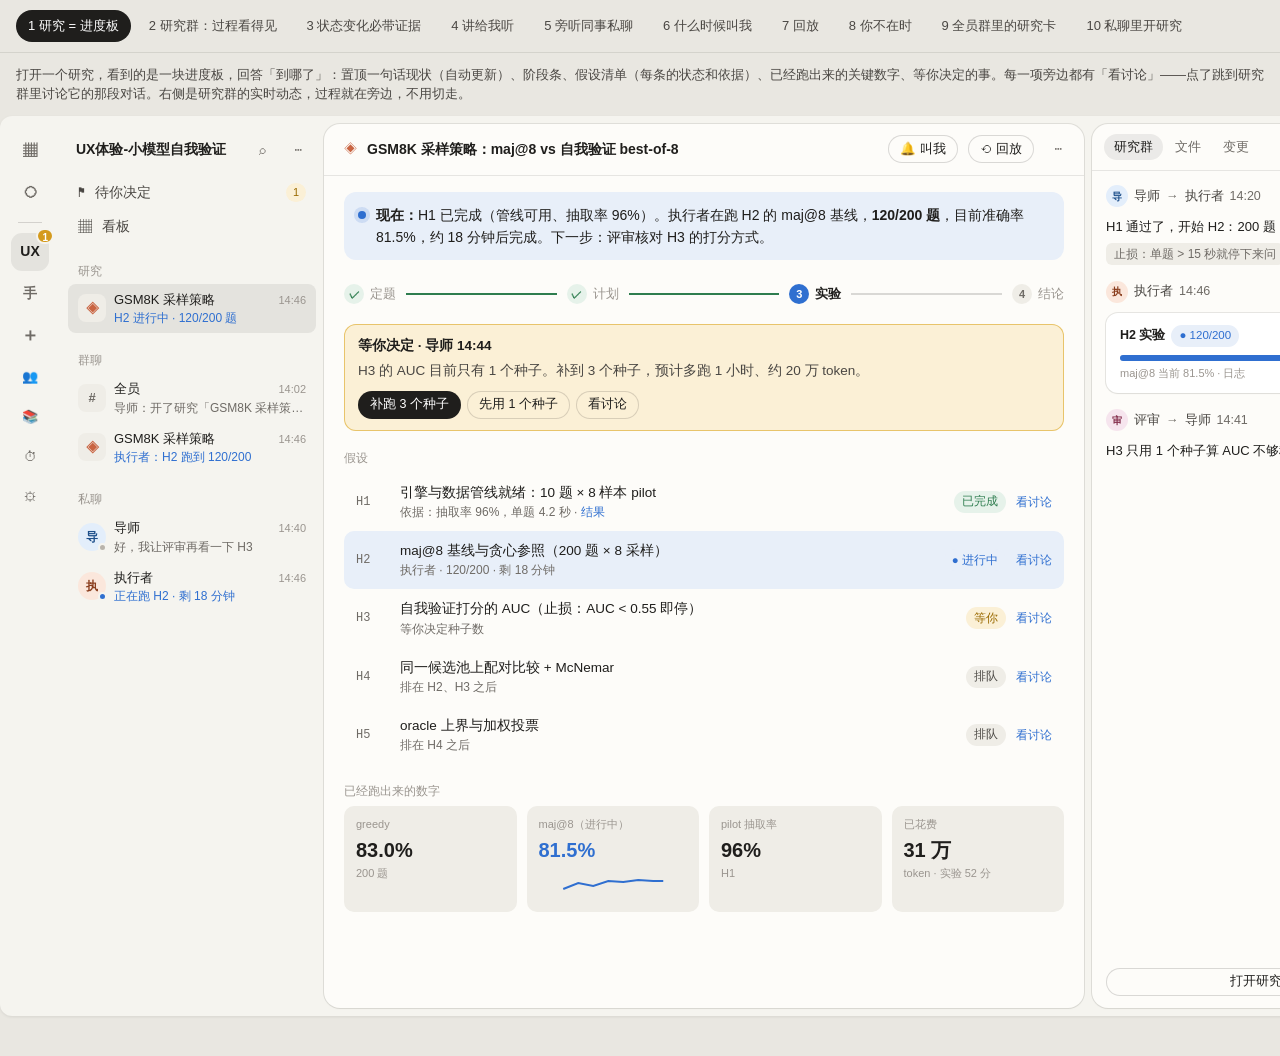
<file: design/prototype/research.html>
<!doctype html>
<html lang="zh-CN">
<head>
<meta charset="utf-8">
<title>ORA 研究原型：进度板 + 研究群</title>
<style>
:root{
  --shell:#f5f4ef; --card:#fdfcf9; --inset:#efede7; --elev:#fff;
  --fg:#1f1e1c; --fg1:#4a4743; --fg2:#6f6b66; --fg3:#9a958f;
  --edge:rgba(31,30,28,.10); --edge2:rgba(31,30,28,.16); --hover:rgba(31,30,28,.05); --sel:rgba(31,30,28,.08);
  --clay:#c96442; --blue:#2f6fd0; --bluebg:#e8eff9; --green:#2e7d4f; --greenbg:#e6f2ea; --amber:#9a6a00; --amberbg:#fbf0d6; --red:#b3392f; --redbg:#f8e5e2;
  --serif:"Songti SC","Source Han Serif SC",Georgia,serif; --mono:"JetBrains Mono",ui-monospace,Menlo,monospace;
}
*{box-sizing:border-box} body{margin:0;background:#e9e7e1;font:13px/1.5 -apple-system,"PingFang SC","Inter",sans-serif;color:var(--fg)}
.tabs{position:sticky;top:0;z-index:5;display:flex;gap:6px;flex-wrap:wrap;padding:10px 16px;background:#e9e7e1;border-bottom:1px solid var(--edge)}
.tabs button{font:inherit;border:0;background:transparent;padding:6px 12px;border-radius:999px;color:var(--fg1);cursor:pointer}
.tabs button.on{background:var(--fg);color:#fff}
.note{max-width:1440px;margin:12px auto 0;padding:0 16px;color:var(--fg1);font-size:13px}
.frame{width:1440px;height:900px;margin:12px auto 40px;background:var(--shell);display:flex;padding:8px 8px 8px 0;border-radius:12px;overflow:hidden;box-shadow:0 1px 3px rgba(0,0,0,.08)}
.screen{display:none}.screen.on{display:block}
.rail{width:52px;display:flex;flex-direction:column;align-items:center;gap:4px;padding:8px 0 12px}
.ri{width:36px;height:36px;border-radius:10px;display:grid;place-items:center;color:var(--fg2);position:relative}
.ri.on{background:var(--card);color:var(--fg);box-shadow:0 0 0 1px var(--edge),0 1px 2px rgba(0,0,0,.05)}
.ri .dot{position:absolute;top:6px;right:6px;width:7px;height:7px;border-radius:50%;background:var(--red)}
.side{width:264px;display:flex;flex-direction:column;padding:0 8px}
.top{height:52px;display:flex;align-items:center;gap:8px;padding:0 4px 0 8px}
.proj{font-weight:600;font-size:14px;display:flex;align-items:center;gap:6px}
.sp{flex:1}
.ib{width:28px;height:28px;border-radius:8px;display:grid;place-items:center;color:var(--fg2)}
.nav{height:34px;display:flex;align-items:center;gap:10px;padding:0 10px;border-radius:8px;font-size:14px;color:var(--fg1)}
.nav.on{background:var(--sel);color:var(--fg)}
.cnt{margin-left:auto;font-size:12px;color:var(--fg3)}
.pill{margin-left:auto;font-size:11px;padding:1px 7px;border-radius:999px;background:var(--amberbg);color:var(--amber)}
.sh{height:26px;display:flex;align-items:center;padding:0 6px 0 10px;margin-top:14px;color:var(--fg3);font-size:12px;letter-spacing:.02em}
.row{display:flex;align-items:center;gap:8px;padding:6px 10px;border-radius:8px;min-height:44px}
.row.on{background:var(--sel)}
.row .t{flex:1;min-width:0}
.row .n{font-size:13px;color:var(--fg);display:flex;gap:6px;align-items:baseline}
.row .p{font-size:12px;color:var(--fg2);white-space:nowrap;overflow:hidden;text-overflow:ellipsis}
.row time{font-size:11px;color:var(--fg3);margin-left:auto}
.row .w{color:var(--blue)}
.av{width:28px;height:28px;border-radius:50%;display:grid;place-items:center;font-size:12px;font-weight:600;flex:none;position:relative}
.av.sm{width:22px;height:22px;font-size:10px}.av.lg{width:44px;height:44px;font-size:16px}
.av .s{position:absolute;right:-1px;bottom:-1px;width:9px;height:9px;border-radius:50%;border:2px solid var(--shell)}
.s.work{background:var(--blue)}.s.idle{background:#b9b4ac}.s.wait{background:#d49a1d}.s.off{background:#ddd}
.a1{background:#e8e2f8;color:#4b3d8f}.a2{background:#dff1ea;color:#1d6b52}.a3{background:#fbe7dc;color:#8a3d1d}.a4{background:#e3eefb;color:#1d4f8a}.a5{background:#f6e5ee;color:#86324f}.me{background:#2b2a27;color:#fff}
.hash{width:28px;height:28px;border-radius:8px;background:var(--inset);display:grid;place-items:center;color:var(--fg2);font-weight:600;flex:none}
.cards{flex:1;display:flex;gap:8px;min-width:0}
.main{flex:1;background:var(--card);border-radius:16px;box-shadow:0 0 0 1px var(--edge),0 1px 2px rgba(0,0,0,.04);display:flex;flex-direction:column;min-width:0;overflow:hidden}
.panel{width:340px;background:var(--card);border-radius:16px;box-shadow:0 0 0 1px var(--edge),0 1px 2px rgba(0,0,0,.04);display:flex;flex-direction:column;overflow:hidden}
.head{height:52px;display:flex;align-items:center;gap:10px;padding:0 12px 0 20px;border-bottom:1px solid var(--edge)}
.head h1{font-size:14px;font-weight:600;margin:0}
.head .m{font-size:12px;color:var(--fg2)}
.flow{flex:1;overflow:hidden;padding:16px 0}
.col{width:720px;margin:0 auto;display:flex;flex-direction:column;gap:14px}
.msg{display:flex;gap:10px}
.msg .b{flex:1;min-width:0}
.who{font-size:13px;font-weight:600;display:flex;gap:8px;align-items:baseline}
.who span{font-weight:400;font-size:11px;color:var(--fg3)}
.txt{font-size:14.5px;line-height:1.7;color:var(--fg)}
.mine{align-self:flex-end;max-width:70%;background:var(--bluebg);border-radius:18px 18px 6px 18px;padding:9px 14px;font-size:14.5px;line-height:1.6}
.mine b{color:var(--blue);font-weight:500}
.card{background:var(--elev);border-radius:12px;box-shadow:0 0 0 1px var(--edge),0 1px 2px rgba(0,0,0,.04);padding:12px 14px}
.chip{display:inline-flex;align-items:center;gap:5px;height:22px;padding:0 8px;border-radius:999px;font-size:11.5px;background:var(--inset);color:var(--fg1)}
.chip.run{background:var(--bluebg);color:var(--blue)}.chip.ok{background:var(--greenbg);color:var(--green)}.chip.wait{background:var(--amberbg);color:var(--amber)}.chip.err{background:var(--redbg);color:var(--red)}
.btn{display:inline-flex;align-items:center;gap:6px;height:28px;padding:0 12px;border-radius:999px;font-size:12.5px;box-shadow:inset 0 0 0 1px var(--edge2);color:var(--fg);background:transparent}
.btn.pri{background:var(--fg);color:#fff;box-shadow:none}
.steps{margin:8px 0 0;padding:0;list-style:none;display:flex;flex-direction:column;gap:4px}
.steps li{display:flex;gap:8px;align-items:center;font-size:12.5px;color:var(--fg1)}
.steps li i{width:14px;text-align:center;font-style:normal;color:var(--fg3)}
.steps li.d i{color:var(--green)}.steps li.n i{color:var(--blue)}
.mono{font-family:var(--mono);font-size:12px}
.file{display:flex;align-items:center;gap:8px;padding:6px 10px;border-radius:8px;background:var(--inset);font-size:12.5px;margin-top:6px}
.file .x{margin-left:auto;color:var(--fg2);font-size:12px}
.comp{width:720px;margin:0 auto 14px;background:var(--elev);border-radius:20px;box-shadow:0 0 0 1px var(--edge2),0 2px 4px rgba(0,0,0,.03),0 12px 28px -12px rgba(0,0,0,.12);padding:10px 10px 10px 14px}
.comp .ph{min-height:40px;font-size:14.5px;color:var(--fg3);padding:4px 2px}
.comp .bar{display:flex;align-items:center;gap:6px}
.cc{height:30px;padding:0 10px;border-radius:999px;display:inline-flex;align-items:center;gap:6px;color:var(--fg1);font-size:12.5px}
.send{width:34px;height:34px;border-radius:50%;background:var(--fg);color:#fff;display:grid;place-items:center;margin-left:auto}
.ptabs{display:flex;gap:2px;padding:10px 12px;border-bottom:1px solid var(--edge)}
.ptabs span{padding:4px 10px;border-radius:999px;font-size:12.5px;color:var(--fg2)}
.ptabs span.on{background:var(--sel);color:var(--fg)}
.pbody{flex:1;overflow:hidden;padding:12px 14px;display:flex;flex-direction:column;gap:14px}
.ph3{font-size:12px;color:var(--fg3);margin-bottom:6px;display:flex;align-items:center}
.desk{display:flex;gap:10px;align-items:flex-start;padding:8px;border-radius:10px}
.desk:hover{background:var(--hover)}
.desk .t{flex:1;min-width:0}
.desk .nm{font-size:13px;font-weight:600;display:flex;gap:6px;align-items:center}
.desk .st{font-size:12px;color:var(--fg2);margin-top:1px}
.bar2{height:4px;border-radius:2px;background:var(--inset);margin-top:6px;overflow:hidden}.bar2 i{display:block;height:100%;background:var(--blue)}
.brief{border-radius:12px;background:var(--inset);padding:12px 14px}
.brief h4{margin:0 0 6px;font-size:13px}
.brief li{font-size:13px;color:var(--fg1);margin:2px 0}
.term{background:#1f1e1c;color:#e9e6df;border-radius:10px;padding:10px 12px;font-family:var(--mono);font-size:11.5px;line-height:1.6}
.term .g{color:#8fd19e}.term .y{color:#e8c46b}.term .c{color:#9a958f}
.map{display:flex;flex-direction:column;gap:4px}
.node{font-size:12.5px;padding:5px 8px;border-radius:8px;display:flex;gap:6px;align-items:center}
.node.l1{margin-left:0;font-weight:600}.node.l2{margin-left:14px}.node.l3{margin-left:28px}
.tag{font-size:11px;padding:0 6px;border-radius:999px;margin-left:auto}
.tag.ok{background:var(--greenbg);color:var(--green)}.tag.no{background:var(--redbg);color:var(--red)}.tag.run{background:var(--bluebg);color:var(--blue)}.tag.idle{background:var(--inset);color:var(--fg2)}
.inbox .item{display:flex;gap:12px;padding:14px 16px;border-bottom:1px solid var(--edge)}
.inbox .item .t{flex:1}
.inbox h3{margin:0;font-size:14px}
.inbox p{margin:3px 0 0;font-size:13px;color:var(--fg1)}
.grid{display:grid;grid-template-columns:repeat(3,1fr);gap:12px}
.mcard{background:var(--elev);border-radius:12px;box-shadow:0 0 0 1px var(--edge);padding:14px}
.mcard .r{font-size:12.5px;color:var(--fg2);margin-top:6px}
.serif{font-family:var(--serif);font-weight:400}
.overlay{position:absolute;inset:0;background:rgba(20,20,18,.35);display:flex;align-items:center;justify-content:center;border-radius:16px}
.dlg{width:520px;background:var(--elev);border-radius:24px;box-shadow:0 20px 60px rgba(0,0,0,.25);padding:22px 24px}
.fld{border-radius:10px;box-shadow:inset 0 0 0 1px var(--edge2);padding:9px 12px;font-size:13.5px;color:var(--fg)}
.lbl{font-size:12px;color:var(--fg2);margin:12px 0 6px}
.k{font-size:11px;color:var(--fg3)}
.rail{width:60px}
.pt{width:38px;height:38px;border-radius:11px;display:grid;place-items:center;font-weight:600;font-size:14px;position:relative;cursor:pointer}
.pt.on{box-shadow:0 0 0 2px var(--fg)}
.pt .bd{position:absolute;right:-5px;top:-5px;min-width:16px;height:16px;padding:0 4px;border-radius:8px;background:#d49a1d;color:#fff;font-size:10px;display:grid;place-items:center;border:2px solid var(--shell)}
.pt .wk{position:absolute;right:-3px;bottom:-3px;width:10px;height:10px;border-radius:50%;background:var(--blue);border:2px solid var(--shell)}
.pt.all{background:var(--card);color:var(--fg1);box-shadow:0 0 0 1px var(--edge)}
.pt.all.on{box-shadow:0 0 0 2px var(--fg)}
.rsep{width:24px;height:1px;background:var(--edge2);margin:6px 0}
.seg{display:flex;gap:2px;background:var(--inset);border-radius:999px;padding:2px;margin:0 2px 8px}
.seg span{flex:1;text-align:center;padding:4px 0;border-radius:999px;font-size:12.5px;color:var(--fg2)}
.seg span.on{background:var(--elev);color:var(--fg);box-shadow:0 0 0 1px var(--edge)}
.col3{display:grid;grid-template-columns:repeat(4,1fr);gap:12px;padding:16px 20px;align-items:start}
.lane h4{margin:0 0 8px;font-size:12.5px;color:var(--fg2);font-weight:500;display:flex;gap:6px}
.kc{background:var(--elev);border-radius:10px;box-shadow:0 0 0 1px var(--edge);padding:10px 12px;margin-bottom:8px;font-size:13px}
.kc .m{display:flex;align-items:center;gap:6px;margin-top:8px;font-size:11.5px;color:var(--fg2)}
.tree div{padding:3px 8px;border-radius:6px;font-size:12.5px;display:flex;gap:6px;color:var(--fg1)}
.tree div.on{background:var(--sel);color:var(--fg)}
.tree .g{margin-left:auto;font-size:11px}
.ftabs{display:flex;gap:2px;padding:6px 10px;border-bottom:1px solid var(--edge)}
.ftabs span{padding:4px 10px;border-radius:8px;font-size:12.5px;color:var(--fg2)}
.ftabs span.on{background:var(--sel);color:var(--fg)}
.code{font-family:var(--mono);font-size:12.5px;line-height:1.75;padding:12px 0}
.code div{display:flex}.code i{width:44px;text-align:right;padding-right:14px;color:var(--fg3);font-style:normal}
.code .add{background:rgba(46,125,79,.08)}
.md h2{font-family:var(--serif);font-weight:400;font-size:22px;margin:0 0 10px}
.md p,.md li{font-size:14px;line-height:1.75;color:var(--fg)}

.pt{background:transparent!important;color:var(--fg2)!important}.pt.on{background:var(--sel)!important;box-shadow:none!important;color:var(--fg)!important}
.stage{display:flex;align-items:center;margin:6px 0 2px}
.stage .s{display:flex;align-items:center;gap:6px;font-size:12.5px;color:var(--fg3)}
.stage .s b{width:20px;height:20px;border-radius:50%;display:grid;place-items:center;font-size:11px;background:var(--inset);color:var(--fg2);font-weight:600}
.stage .s.d b{background:var(--greenbg);color:var(--green)}.stage .s.n b{background:var(--blue);color:#fff}.stage .s.n{color:var(--fg);font-weight:600}
.stage .l{flex:1;height:2px;background:var(--edge2);margin:0 10px;min-width:30px}.stage .l.d{background:var(--green)}
.now{background:var(--bluebg);border-radius:12px;padding:12px 14px;font-size:14px;line-height:1.6;display:flex;gap:10px;align-items:flex-start}
.now .live{width:8px;height:8px;border-radius:50%;background:var(--blue);margin-top:7px;flex:none;box-shadow:0 0 0 4px rgba(47,111,208,.15)}
.hyp{display:grid;grid-template-columns:34px 1fr auto auto;gap:10px;align-items:center;padding:10px 12px;border-radius:10px;font-size:13.5px}
.hyp:hover{background:var(--hover)}
.hyp .id,.node .id{font-family:var(--mono);font-size:12px;color:var(--fg2)}
.hyp .ev{font-size:12px;color:var(--fg2)}
.lnk{font-size:12px;color:var(--blue);white-space:nowrap;cursor:pointer}
.metrics{display:grid;grid-template-columns:repeat(4,1fr);gap:10px}
.metric{background:var(--inset);border-radius:10px;padding:10px 12px}
.metric .v{font-size:20px;font-weight:600;margin-top:2px}
.spark{height:28px;width:100%;margin-top:4px}
.decide{border-radius:12px;box-shadow:inset 0 0 0 1px #e8c46b;background:var(--amberbg);padding:12px 14px}
.decide h4{margin:0 0 4px;font-size:13.5px}
.opt{display:flex;gap:6px;margin-top:10px}
.handoff{font-size:12.5px;color:var(--fg2);display:flex;gap:6px;align-items:center;margin:2px 0 4px}
.handoff b{color:var(--fg1);font-weight:500}
.cond{display:inline-block;margin-top:6px;font-size:12px;color:var(--fg2);background:var(--inset);border-radius:6px;padding:2px 8px}
.prog{height:6px;border-radius:3px;background:var(--inset);overflow:hidden;margin:8px 0 4px}.prog i{display:block;height:100%;background:var(--blue)}
.why{border-left:3px solid var(--green);padding:6px 0 6px 12px;margin-top:8px;font-size:13px;color:var(--fg1)}
.why.no{border-color:var(--red)}
.tbl{width:100%;border-collapse:collapse;font-size:12.5px;margin-top:8px}.tbl td,.tbl th{padding:5px 8px;border-bottom:1px solid var(--edge);text-align:left}.tbl th{color:var(--fg2);font-weight:500}
.fig{height:90px;border-radius:8px;background:var(--inset);margin-top:8px}
.pop{position:absolute;width:380px;background:var(--elev);border-radius:14px;box-shadow:0 0 0 1px var(--edge),0 16px 40px rgba(0,0,0,.18);padding:14px 16px;font-size:13.5px;line-height:1.7;z-index:3}
.pop h5{margin:0 0 6px;font-size:13px;display:flex;gap:6px;align-items:center}
.banner{display:flex;gap:8px;align-items:center;padding:8px 20px;background:var(--inset);font-size:12.5px;color:var(--fg1);border-bottom:1px solid var(--edge)}
.tl{position:relative;padding-left:22px}
.tl:before{content:"";position:absolute;left:7px;top:4px;bottom:4px;width:2px;background:var(--edge2)}
.ev2{position:relative;margin-bottom:16px}
.ev2:before{content:"";position:absolute;left:-19px;top:5px;width:10px;height:10px;border-radius:50%;background:var(--card);box-shadow:inset 0 0 0 2px var(--fg3)}
.ev2.k:before{box-shadow:inset 0 0 0 2px var(--blue);background:var(--bluebg)}
.ev2.x:before{box-shadow:inset 0 0 0 2px var(--red);background:var(--redbg)}
.ev2.o:before{box-shadow:inset 0 0 0 2px var(--green);background:var(--greenbg)}
.ev2 .d{font-size:11.5px;color:var(--fg3)}
.ev2 .h{font-size:13.5px;font-weight:600;margin:2px 0}
.ev2 .p{font-size:13px;color:var(--fg1)}
.scrub{height:44px;display:flex;align-items:center;gap:10px;padding:0 20px;border-top:1px solid var(--edge);font-size:12px;color:var(--fg2)}
.scrub .tr{flex:1;height:4px;background:var(--inset);border-radius:2px;position:relative}
.scrub .tr i{position:absolute;left:0;top:0;bottom:0;width:62%;background:var(--fg);border-radius:2px}
.scrub .tr b{position:absolute;left:62%;top:-5px;width:14px;height:14px;border-radius:50%;background:var(--fg);transform:translateX(-50%)}
.tgl{width:34px;height:20px;border-radius:999px;background:var(--inset);position:relative;flex:none;box-shadow:inset 0 0 0 1px var(--edge2)}
.tgl.on{background:var(--fg)}
.tgl:after{content:"";position:absolute;top:2px;left:2px;width:16px;height:16px;border-radius:50%;background:#fff;box-shadow:0 1px 2px rgba(0,0,0,.2)}
.tgl.on:after{left:16px}
.setrow{display:flex;align-items:center;gap:12px;padding:10px 0;border-bottom:1px solid var(--edge);font-size:13.5px}
.rcard{background:var(--elev);border-radius:12px;box-shadow:0 0 0 1px var(--edge);padding:12px 14px;display:flex;gap:12px;align-items:center}
.rcard .ic{width:34px;height:34px;border-radius:10px;background:var(--amberbg);color:var(--clay);display:grid;place-items:center;font-size:16px}
.hl{background:var(--bluebg)}
.panel .stage .s{white-space:nowrap;font-size:11.5px}.panel .stage .l{min-width:10px;margin:0 6px}
</style>
</head>
<body>
<div class="tabs" id="tabs"></div>
<div class="note" id="note"></div>
<!-- 1 进度板 -->
<section class="screen" data-name="1 研究 = 进度板" data-note="打开一个研究，看到的是一块进度板，回答「到哪了」：置顶一句话现状（自动更新）、阶段条、假设清单（每条的状态和依据）、已经跑出来的关键数字、等你决定的事。每一项旁边都有「看讨论」——点了跳到研究群里讨论它的那段对话。右侧是研究群的实时动态，过程就在旁边，不用切走。">
<div class="frame">
 <div class="rail"></div>
 <div class="side">
  <div class="top" data-name="UX体验-小模型自我验证"></div>
  <div class="nav"><span>⚑</span>待你决定<span class="pill">1</span></div>
  <div class="nav"><span>▦</span>看板</div>
  <div class="sh">研究</div>
  <div class="row on"><div class="hash" style="color:var(--clay)">◈</div><div class="t"><div class="n">GSM8K 采样策略<time>14:46</time></div><div class="p w">H2 进行中 · 120/200 题</div></div></div>
  <div class="sh">群聊</div>
  <div class="row"><div class="hash">#</div><div class="t"><div class="n">全员<time>14:02</time></div><div class="p">导师：开了研究「GSM8K 采样策略」</div></div></div>
  <div class="row"><div class="hash" style="color:var(--clay)">◈</div><div class="t"><div class="n">GSM8K 采样策略<time>14:46</time></div><div class="p w">执行者：H2 跑到 120/200</div></div></div>
  <div class="sh">私聊</div>
  <div class="row"><div class="av a4">导<span class="s idle"></span></div><div class="t"><div class="n">导师<time>14:40</time></div><div class="p">好，我让评审再看一下 H3</div></div></div>
  <div class="row"><div class="av a3">执<span class="s work"></span></div><div class="t"><div class="n">执行者<time>14:46</time></div><div class="p w">正在跑 H2 · 剩 18 分钟</div></div></div>
 </div>
 <div class="cards">
  <div class="main">
   <div class="head"><span style="color:var(--clay)">◈</span><h1>GSM8K 采样策略：maj@8 vs 自我验证 best-of-8</h1><div class="sp"></div><span class="btn">🔔 叫我</span><span class="btn">⟲ 回放</span><div class="ib">⋯</div></div>
   <div class="flow" style="overflow:auto"><div class="col" style="gap:18px">
    <div class="now"><span class="live"></span><div><b>现在：</b>H1 已完成（管线可用、抽取率 96%）。执行者在跑 H2 的 maj@8 基线，<b>120/200 题</b>，目前准确率 81.5%，约 18 分钟后完成。下一步：评审核对 H3 的打分方式。</div></div>
    <div class="stage"><div class="s d"><b>✓</b>定题</div><div class="l d"></div><div class="s d"><b>✓</b>计划</div><div class="l d"></div><div class="s n"><b>3</b>实验</div><div class="l"></div><div class="s"><b>4</b>结论</div></div>
    <div class="decide"><h4>等你决定 · 导师 14:44</h4><div style="font-size:13.5px;color:var(--fg1)">H3 的 AUC 目前只有 1 个种子。补到 3 个种子，预计多跑 1 小时、约 20 万 token。</div><div class="opt"><span class="btn pri">补跑 3 个种子</span><span class="btn">先用 1 个种子</span><span class="btn">看讨论</span></div></div>
    <div>
     <div class="ph3">假设</div>
     <div class="hyp"><span class="id">H1</span><span>引擎与数据管线就绪：10 题 × 8 样本 pilot<div class="ev">依据：抽取率 96%，单题 4.2 秒 · <span class="lnk">结果</span></div></span><span class="chip ok">已完成</span><span class="lnk">看讨论</span></div>
     <div class="hyp hl"><span class="id">H2</span><span>maj@8 基线与贪心参照（200 题 × 8 采样）<div class="ev">执行者 · 120/200 · 剩 18 分钟</div></span><span class="chip run">● 进行中</span><span class="lnk">看讨论</span></div>
     <div class="hyp"><span class="id">H3</span><span>自我验证打分的 AUC（止损：AUC &lt; 0.55 即停）<div class="ev">等你决定种子数</div></span><span class="chip wait">等你</span><span class="lnk">看讨论</span></div>
     <div class="hyp"><span class="id">H4</span><span>同一候选池上配对比较 + McNemar<div class="ev">排在 H2、H3 之后</div></span><span class="chip">排队</span><span class="lnk">看讨论</span></div>
     <div class="hyp"><span class="id">H5</span><span>oracle 上界与加权投票<div class="ev">排在 H4 之后</div></span><span class="chip">排队</span><span class="lnk">看讨论</span></div>
    </div>
    <div>
     <div class="ph3">已经跑出来的数字</div>
     <div class="metrics">
      <div class="metric"><div class="k">greedy</div><div class="v">83.0%</div><div class="k">200 题</div></div>
      <div class="metric"><div class="k">maj@8（进行中）</div><div class="v" style="color:var(--blue)">81.5%</div><svg class="spark" viewBox="0 0 100 28"><polyline fill="none" stroke="#2f6fd0" stroke-width="2" points="0,20 15,14 30,17 45,12 60,13 75,11 90,12 100,12"/></svg></div>
      <div class="metric"><div class="k">pilot 抽取率</div><div class="v">96%</div><div class="k">H1</div></div>
      <div class="metric"><div class="k">已花费</div><div class="v">31 万</div><div class="k">token · 实验 52 分</div></div>
     </div>
    </div>
   </div></div>
  </div>
  <div class="panel">
   <div class="ptabs"><span class="on">研究群</span><span>文件</span><span>变更</span><div class="sp"></div><span>⤢</span></div>
   <div class="pbody">
    <div class="handoff"><div class="av sm a4">导</div><b>导师</b> → <b>执行者</b> 14:20</div>
    <div style="font-size:13px;margin-top:-8px">H1 通过了，开始 H2：200 题 × 8 采样，温度 0.7。<span class="cond">止损：单题 &gt; 15 秒就停下来问</span></div>
    <div class="handoff"><div class="av sm a3">执</div><b>执行者</b> 14:46</div>
    <div class="card" style="margin-top:-8px"><div style="display:flex;gap:6px;align-items:center;font-size:12.5px"><b>H2 实验</b><span class="chip run">● 120/200</span><div class="sp"></div><span class="k">剩 18 分</span></div><div class="prog"><i style="width:60%"></i></div><div class="k">maj@8 当前 81.5% · 日志</div></div>
    <div class="handoff"><div class="av sm a5">审</div><b>评审</b> → <b>导师</b> 14:41</div>
    <div style="font-size:13px;margin-top:-8px">H3 只用 1 个种子算 AUC 不够稳，建议 3 个。</div>
    <div style="margin-top:auto"><span class="btn" style="width:100%;justify-content:center">打开研究群</span></div>
   </div>
  </div>
 </div>
</div>
</section>

<!-- 2 研究群 -->
<section class="screen" data-name="2 研究群：过程看得见" data-note="研究开始时自动建一个研究群（是你开研究时才有，不是预设）。同事之间的每一次交接都是一条你看得懂的普通消息：谁交给谁、做什么、止损条件是什么。实验是一张会自己更新的卡片（进度、实时指标、剩余时间、日志、停止 / 改参数）。评审的质疑、导师的拍板都在这里。你随时可以插话，@ 谁就是对谁说。右侧是缩小的进度板，跟着群里的事实时变化。">
<div class="frame">
 <div class="rail"></div>
 <div class="side">
  <div class="top" data-name="UX体验-小模型自我验证"></div>
  <div class="nav"><span>⚑</span>待你决定<span class="pill">1</span></div>
  <div class="nav"><span>▦</span>看板</div>
  <div class="sh">研究</div>
  <div class="row"><div class="hash" style="color:var(--clay)">◈</div><div class="t"><div class="n">GSM8K 采样策略<time>14:46</time></div><div class="p w">H2 进行中 · 120/200 题</div></div></div>
  <div class="sh">群聊</div>
  <div class="row"><div class="hash">#</div><div class="t"><div class="n">全员<time>14:02</time></div><div class="p">导师：开了研究「GSM8K 采样策略」</div></div></div>
  <div class="row on"><div class="hash" style="color:var(--clay)">◈</div><div class="t"><div class="n">GSM8K 采样策略<time>14:46</time></div><div class="p w">执行者：H2 跑到 120/200</div></div></div>
  <div class="sh">私聊</div>
  <div class="row"><div class="av a4">导<span class="s idle"></span></div><div class="t"><div class="n">导师<time>14:40</time></div><div class="p">好，我让评审再看一下 H3</div></div></div>
 </div>
 <div class="cards">
  <div class="main">
   <div class="head"><span style="color:var(--clay)">◈</span><h1>GSM8K 采样策略</h1><span class="m">导师 · 执行者 · 评审 · 你</span><div class="sp"></div><span class="btn">进度板</span><div class="ib">⌕</div><div class="ib">⋯</div></div>
   <div class="flow" style="overflow:auto"><div class="col">
    <div class="msg"><div class="av a4">导</div><div class="b"><div class="who">导师<span>14:20</span></div>
     <div class="handoff">交给 <b>@执行者</b> · H2</div>
     <div class="txt">H1 通过了：管线可用，抽取率 96%，单题 4.2 秒。开始 H2：200 题 × 8 采样，温度 0.7、top_p 0.8，同时记下 greedy 作参照。</div>
     <span class="cond">止损：单题超过 15 秒，或抽取率掉到 90% 以下，先停下来问我</span></div></div>
    <div class="msg"><div class="av a3">执</div><div class="b"><div class="who">执行者<span>14:21</span></div>
     <div class="card"><div style="display:flex;gap:8px;align-items:center"><b style="font-weight:600">H2 · maj@8 基线</b><span class="chip run">● 进行中 120/200</span><div class="sp"></div><span class="k">已跑 34 分 · 剩约 18 分</span></div>
      <div class="prog"><i style="width:60%"></i></div>
      <div style="display:flex;gap:16px;align-items:center;margin-top:6px"><div><div class="k">maj@8 当前</div><div style="font-size:18px;font-weight:600;color:var(--blue)">81.5%</div></div><svg viewBox="0 0 200 40" style="flex:1;height:40px"><polyline fill="none" stroke="#2f6fd0" stroke-width="2" points="0,30 20,22 40,25 60,18 80,20 100,16 120,17 140,15 160,16"/><line x1="0" x2="200" y1="14" y2="14" stroke="#9a958f" stroke-dasharray="4 4"/><text x="170" y="11" font-size="9" fill="#6f6b66">官方 80.3</text></svg></div>
      <div style="display:flex;gap:6px;margin-top:10px"><span class="btn">日志</span><span class="btn">改参数重跑</span><span class="btn">停止</span></div></div></div></div>
    <div class="msg"><div class="av a5">审</div><div class="b"><div class="who">评审<span>14:41</span></div>
     <div class="handoff">对 <b>@导师</b> · H3</div>
     <div class="txt">H3 的 AUC 现在只算了 1 个种子。小模型打分的方差很大，1 个种子的 AUC 不能拿来做止损判断。建议至少 3 个。</div></div></div>
    <div class="msg"><div class="av a4">导</div><div class="b"><div class="who">导师<span>14:44</span></div>
     <div class="handoff">问 <b>@你</b> · H3</div>
     <div class="decide"><h4>补到 3 个种子吗？</h4><div style="font-size:13.5px;color:var(--fg1)">评审说得对。补跑预计多 1 小时、约 20 万 token；不补的话 H3 的结论只能写「单种子，仅供参考」。</div><div class="opt"><span class="btn pri">补跑 3 个种子</span><span class="btn">先用 1 个种子</span></div></div></div></div>
   </div></div>
   <div class="comp"><div class="ph">在研究群里说话；@ 谁就是对谁说</div><div class="bar"><span class="cc">＋</span><span class="cc">@ 成员</span><span class="send">↑</span></div></div>
  </div>
  <div class="panel">
   <div class="ptabs"><span class="on">进度</span><span>文件</span><span>变更</span></div>
   <div class="pbody">
    <div class="stage"><div class="s d"><b>✓</b>定题</div><div class="l d"></div><div class="s d"><b>✓</b>计划</div><div class="l d"></div><div class="s n"><b>3</b>实验</div><div class="l"></div><div class="s"><b>4</b></div></div>
    <div class="map">
     <div class="node"><span class="id mono">H1</span>管线就绪<span class="tag ok">完成</span></div>
     <div class="node" style="background:var(--sel)"><span class="id mono">H2</span>maj@8 基线<span class="tag run">120/200</span></div>
     <div class="node"><span class="id mono">H3</span>自我验证 AUC<span class="tag" style="background:var(--amberbg);color:var(--amber)">等你</span></div>
     <div class="node"><span class="id mono">H4</span>配对比较<span class="tag idle">排队</span></div>
     <div class="node"><span class="id mono">H5</span>上界<span class="tag idle">排队</span></div>
    </div>
    <div><div class="ph3">在这个研究里</div>
     <div class="desk"><div class="av a3">执<span class="s work"></span></div><div class="t"><div class="nm">执行者</div><div class="st">跑 H2 · 剩 18 分</div></div></div>
     <div class="desk"><div class="av a4">导<span class="s wait"></span></div><div class="t"><div class="nm">导师</div><div class="st">等你回 H3 种子数</div></div></div>
     <div class="desk"><div class="av a5">审<span class="s idle"></span></div><div class="t"><div class="nm">评审</div><div class="st">上一件：核对 H3 打分</div></div></div></div>
   </div>
  </div>
 </div>
</div>
</section>

<!-- 3 证据 -->
<section class="screen" data-name="3 状态变化必带证据" data-note="假设的状态变化（进行中 → 已否定 / 已支持）一定附上证据：哪次实验、哪个数字、对照什么止损条件、图和原始结果。进度板上那一条会亮一下，点「看讨论」就落到这条消息。你不用翻文件夹，也不用相信一句「已完成」。">
<div class="frame">
 <div class="rail"></div>
 <div class="side">
  <div class="top" data-name="UX体验-小模型自我验证"></div>
  <div class="nav"><span>⚑</span>待你决定</div><div class="nav"><span>▦</span>看板</div>
  <div class="sh">研究</div>
  <div class="row"><div class="hash" style="color:var(--clay)">◈</div><div class="t"><div class="n">GSM8K 采样策略<time>16:10</time></div><div class="p" style="color:var(--red)">H3 已否定</div></div></div>
  <div class="sh">群聊</div>
  <div class="row on"><div class="hash" style="color:var(--clay)">◈</div><div class="t"><div class="n">GSM8K 采样策略<time>16:10</time></div><div class="p">导师：H3 否定，转向 H5</div></div></div>
 </div>
 <div class="cards"><div class="main">
  <div class="head"><span style="color:var(--clay)">◈</span><h1>GSM8K 采样策略</h1><div class="sp"></div><span class="btn">进度板</span></div>
  <div class="flow" style="overflow:auto"><div class="col">
   <div class="msg"><div class="av a4">导</div><div class="b"><div class="who">导师<span>16:10</span></div>
    <div class="card">
     <div style="display:flex;gap:8px;align-items:center"><span class="mono" style="color:var(--fg2)">H3</span><b>自我验证打分的 AUC</b><span class="chip">进行中</span>→<span class="chip err">已否定</span></div>
     <div class="why no"><b>依据：</b>3 个种子的 AUC 是 0.52 / 0.54 / 0.51，平均 0.523，低于计划里写好的止损线 0.55。也就是说，1.5B 模型给自己的解打分，和瞎猜差不多。</div>
     <table class="tbl"><tr><th>种子</th><th>AUC</th><th>正确解平均分</th><th>错误解平均分</th></tr><tr><td>0</td><td>0.52</td><td>0.71</td><td>0.69</td></tr><tr><td>1</td><td>0.54</td><td>0.72</td><td>0.68</td></tr><tr><td>2</td><td>0.51</td><td>0.70</td><td>0.70</td></tr></table>
     <div class="fig"><svg viewBox="0 0 400 90" style="width:100%;height:100%"><path d="M20 70 Q 100 40 200 46 T 380 20" fill="none" stroke="#b3392f" stroke-width="2"/><line x1="20" y1="80" x2="380" y2="10" stroke="#9a958f" stroke-dasharray="4 4"/><text x="300" y="70" font-size="10" fill="#6f6b66">ROC · 对角线 = 随机</text></svg></div>
     <div style="display:flex;gap:6px;margin-top:10px"><span class="btn">实验日志</span><span class="btn">原始打分 scores.csv</span><span class="btn">讲给我听</span></div>
     <div class="handoff" style="margin-top:10px">下一步：跳过 H4（它依赖 H3 的信号），转去 H5 看 oracle 上界，交给 <b>@执行者</b></div>
    </div></div></div>
  </div></div>
 </div></div>
</div>
</section>

<!-- 4 讲给我听 -->
<section class="screen" data-name="4 讲给我听" data-note="看不懂的地方——一个命令、一个统计检验、一个指标——点「讲给我听」，由导师用两三句话解释这一步在做什么、为什么这么做、结果意味着什么。解释是临时浮层，不进群聊，不打扰同事。">
<div class="frame">
 <div class="rail"></div>
 <div class="side"><div class="top" data-name="UX体验-小模型自我验证"></div><div class="sh">研究</div><div class="row on"><div class="hash" style="color:var(--clay)">◈</div><div class="t"><div class="n">GSM8K 采样策略</div><div class="p">H4 配对比较</div></div></div></div>
 <div class="cards"><div class="main" style="position:relative">
  <div class="head"><span style="color:var(--clay)">◈</span><h1>GSM8K 采样策略</h1></div>
  <div class="flow"><div class="col">
   <div class="msg"><div class="av a3">执</div><div class="b"><div class="who">执行者<span>17:05</span></div>
    <div class="txt">H4 配对结果：maj@8 对、自我验证错的有 23 题；反过来 11 题。McNemar χ² = 4.24，p = 0.039。</div>
    <div style="display:flex;gap:6px;margin-top:8px"><span class="btn">日志</span><span class="btn" style="box-shadow:inset 0 0 0 1px var(--blue);color:var(--blue)">讲给我听</span></div></div></div>
  </div></div>
  <div class="pop" style="left:330px;top:250px">
   <h5><div class="av sm a4">导</div>导师的解释</h5>
   <div><b>在做什么：</b>两种方法答的是同一批题，所以只看「一个对、另一个错」的题。23 比 11，maj@8 赢得更多。</div>
   <div style="margin-top:6px"><b>为什么用 McNemar：</b>它专门检验「同一批样本上两个方法的差别」是不是碰巧出现的。</div>
   <div style="margin-top:6px"><b>意味着：</b>p = 0.039 &lt; 0.05，在这 200 题上 maj@8 确实比自我验证好，而且不太像是运气。</div>
   <div style="display:flex;gap:6px;margin-top:10px"><span class="btn">再问一句</span><span class="btn">记到笔记</span></div>
  </div>
 </div></div>
</div>
</section>

<!-- 5 旁听 -->
<section class="screen" data-name="5 旁听同事私聊" data-note="同事之间也会私下沟通（执行者问评审「这个抽取规则对不对」）。这些不发到研究群，免得刷屏，但会记录下来。你打开「旁听」就能只读看到：顶部明确写着只读、他们看不到你。想插话就点「在研究群里说」，把这段引用过去。">
<div class="frame">
 <div class="rail"></div>
 <div class="side"><div class="top" data-name="UX体验-小模型自我验证"></div><div class="sh">研究</div><div class="row on"><div class="hash" style="color:var(--clay)">◈</div><div class="t"><div class="n">GSM8K 采样策略</div><div class="p">旁听中</div></div></div>
  <div class="sh">旁听 · 这个研究里</div>
  <div class="row on"><div class="av sm a3">执</div><div class="av sm a5" style="margin-left:-12px">审</div><div class="t"><div class="n">执行者 ↔ 评审<time>15:12</time></div><div class="p">抽取规则的边界情况</div></div></div>
  <div class="row"><div class="av sm a4">导</div><div class="av sm a3" style="margin-left:-12px">执</div><div class="t"><div class="n">导师 ↔ 执行者<time>14:18</time></div><div class="p">H2 的温度设置</div></div></div>
 </div>
 <div class="cards"><div class="main">
  <div class="head"><div class="av sm a3">执</div><div class="av sm a5" style="margin-left:-14px">审</div><h1>执行者 ↔ 评审</h1><div class="sp"></div><span class="btn">在研究群里说</span></div>
  <div class="banner">👁 旁听 · 只读 · 他们看不到你</div>
  <div class="flow"><div class="col">
   <div class="msg"><div class="av a3">执</div><div class="b"><div class="who">执行者<span>15:10</span></div><div class="txt">有 7 题模型写的是「答案是 42 美元」，没有 \boxed{}。我现在的抽取规则会把它们算成错。你看要不要放宽到「最后一个数字」？</div></div></div>
   <div class="msg"><div class="av a5">审</div><div class="b"><div class="who">评审<span>15:12</span></div><div class="txt">可以放宽，但两种方法要用同一条规则，并且在结果里注明。否则 maj@8 会因为投票天然更鲁棒而占便宜。</div></div></div>
   <div class="msg"><div class="av a3">执</div><div class="b"><div class="who">执行者<span>15:13</span></div><div class="txt">明白，统一用「\boxed{} 优先、否则取最后一个数字」，重算 H2，H3 也同步改。</div></div></div>
  </div></div>
  <div class="comp" style="opacity:.6"><div class="ph">旁听时不能在这里发言 · 点右上角「在研究群里说」</div></div>
 </div></div>
</div>
</section>

<!-- 6 叫我 -->
<section class="screen" data-name="6 什么时候叫我" data-note="每个研究可以设「在哪些节点叫我」。其余时间同事们自己推进、在群里沟通，你想看随时进来看。叫你的时候会出现在「待你决定」和通知里。默认：每个假设有结论时、需要花费明显变多时、出结论时。">
<div class="frame">
 <div class="rail"></div>
 <div class="side"><div class="top" data-name="UX体验-小模型自我验证"></div><div class="sh">研究</div><div class="row on"><div class="hash" style="color:var(--clay)">◈</div><div class="t"><div class="n">GSM8K 采样策略</div><div class="p w">H2 进行中</div></div></div></div>
 <div class="cards"><div class="main" style="position:relative">
  <div class="head"><span style="color:var(--clay)">◈</span><h1>GSM8K 采样策略</h1></div>
  <div class="overlay"><div class="dlg">
   <div style="font-size:16px;font-weight:600;margin-bottom:8px">什么时候叫我</div>
   <div class="setrow"><span>计划要你批准</span><div class="sp"></div><div class="tgl on"></div></div>
   <div class="setrow"><span>每个假设有结论</span><div class="sp"></div><div class="tgl on"></div></div>
   <div class="setrow"><span>要多花的时间或 token 明显超出计划</span><div class="sp"></div><div class="tgl on"></div></div>
   <div class="setrow"><span>同事之间意见不一致</span><div class="sp"></div><div class="tgl"></div></div>
   <div class="setrow"><span>每个实验开始和结束</span><div class="sp"></div><div class="tgl"></div></div>
   <div class="setrow"><span>出结论</span><div class="sp"></div><div class="tgl on"></div></div>
   <div style="display:flex;justify-content:flex-end;gap:8px;margin-top:16px"><span class="btn">取消</span><span class="btn pri">好</span></div>
  </div></div>
 </div></div>
</div>
</section>

<!-- 7 回放 -->
<section class="screen" data-name="7 回放" data-note="研究的时间线：哪天定了什么、为什么改方向、哪个实验推翻了哪个假设。每个节点能点开看当时的讨论和证据；底部拖动条可以把进度板「倒回」到那个时刻的样子。写论文的方法部分、组会汇报直接用；也能导出成一页 Markdown。">
<div class="frame">
 <div class="rail"></div>
 <div class="side"><div class="top" data-name="UX体验-小模型自我验证"></div><div class="sh">研究</div><div class="row on"><div class="hash" style="color:var(--clay)">◈</div><div class="t"><div class="n">GSM8K 采样策略</div><div class="p" style="color:var(--green)">已得出结论</div></div></div></div>
 <div class="cards"><div class="main">
  <div class="head"><span style="color:var(--clay)">◈</span><h1>回放 · GSM8K 采样策略</h1><div class="sp"></div><span class="btn">导出 Markdown</span></div>
  <div class="flow" style="overflow:auto"><div class="col"><div class="tl">
   <div class="ev2 k"><div class="d">10-25 22:41 · 定题</div><div class="h">你提出问题；导师查了 4 篇工作</div><div class="p">关键判断：先测 1.5B 模型对自己答案有没有判别力，否则后面的比较没有意义。<span class="lnk">看讨论</span></div></div>
   <div class="ev2 o"><div class="d">10-25 22:45 · 计划批准</div><div class="h">5 个假设，H3 设止损线 AUC 0.55</div><div class="p">你选了「本机、不设上限」。<span class="lnk">看计划</span></div></div>
   <div class="ev2 o"><div class="d">10-26 13:50 · H1 完成</div><div class="h">管线可用，抽取率 96%</div><div class="p"><span class="lnk">看证据</span></div></div>
   <div class="ev2 k"><div class="d">10-26 15:13 · 方法调整</div><div class="h">统一答案抽取规则，H2 重算</div><div class="p">来自执行者和评审的私下讨论（旁听可见）。<span class="lnk">看讨论</span></div></div>
   <div class="ev2 x"><div class="d">10-26 16:10 · H3 否定</div><div class="h">自我验证 AUC 0.523 &lt; 0.55</div><div class="p">转向 H5，跳过 H4。<span class="lnk">看证据</span></div></div>
   <div class="ev2 o"><div class="d">10-26 17:30 · 结论</div><div class="h">在 1.5B + GSM8K 上，自我验证 best-of-8 不如 maj@8（p = 0.039）</div><div class="p">提炼者已把 2 条经验写进研究手册。<span class="lnk">看结论</span></div></div>
  </div></div></div>
  <div class="scrub"><span>10-25 22:41</span><div class="tr"><i></i><b></b></div><span>10-26 17:30</span><span class="btn" style="height:24px">倒回进度板到这一刻</span></div>
 </div></div>
</div>
</section>

<!-- 8 你不在时 -->
<section class="screen" data-name="8 你不在时" data-note="离开一阵再回来，研究群顶部先给一张「你不在时」：做完了什么、哪个假设变了、花了多少、几件等你。按事件生成，不花模型钱。点任何一条跳到对应的消息。">
<div class="frame">
 <div class="rail"></div>
 <div class="side"><div class="top" data-name="UX体验-小模型自我验证"></div><div class="sh">研究</div><div class="row on"><div class="hash" style="color:var(--clay)">◈</div><div class="t"><div class="n">GSM8K 采样策略<time>08:12</time></div><div class="p" style="color:var(--amber)">1 件等你</div></div></div></div>
 <div class="cards"><div class="main">
  <div class="head"><span style="color:var(--clay)">◈</span><h1>GSM8K 采样策略</h1></div>
  <div class="flow"><div class="col">
   <div class="brief"><h4>你不在时（昨晚 23:10 → 今早 08:12）</h4><ul style="margin:0;padding-left:18px">
    <li>执行者 跑完 H2：maj@8 = 81.0%，greedy = 83.0%（和官方「maj@8 不如 greedy」一致）</li>
    <li>评审 指出抽取规则不一致，H2 已按统一规则重算</li>
    <li><span style="color:var(--red)">H3 否定</span>：AUC 0.523 低于止损线</li>
    <li>花了 18 万 token、实验 2 小时 10 分</li>
    <li><b style="color:var(--amber);font-weight:500">1 件等你</b>：要不要加一个 7B 模型作对照</li></ul></div>
   <div class="msg"><div class="av a4">导</div><div class="b"><div class="who">导师<span>08:12</span></div><div class="decide"><h4>加一个 7B 对照吗？</h4><div style="font-size:13.5px;color:var(--fg1)">1.5B 上自我验证无效已经比较确定。加 Qwen2.5-Math-7B 能回答「是不是规模问题」，但本机要跑约 6 小时。</div><div class="opt"><span class="btn pri">加</span><span class="btn">不加，直接出结论</span></div></div></div></div>
  </div></div>
 </div></div>
</div>
</section>

<!-- 9 全员群里的研究卡 -->
<section class="screen" data-name="9 全员群里的研究卡" data-note="项目的「全员」群只放项目级的事。研究开始和结束时各留一张卡：标题、状态、等你几件，点开进研究。这样在群里也知道项目里有哪些研究在跑，又不会被研究细节刷屏。">
<div class="frame">
 <div class="rail"></div>
 <div class="side"><div class="top" data-name="UX体验-小模型自我验证"></div><div class="nav"><span>⚑</span>待你决定<span class="pill">1</span></div><div class="nav"><span>▦</span>看板</div>
  <div class="sh">研究</div><div class="row"><div class="hash" style="color:var(--clay)">◈</div><div class="t"><div class="n">GSM8K 采样策略</div><div class="p w">H2 进行中</div></div></div>
  <div class="sh">群聊</div><div class="row on"><div class="hash">#</div><div class="t"><div class="n">全员<time>14:02</time></div><div class="p">导师：开了研究…</div></div></div></div>
 <div class="cards"><div class="main">
  <div class="head"><div class="hash" style="width:24px;height:24px">#</div><h1>全员</h1><span class="m">你 · 导师 · 执行者 · 评审</span></div>
  <div class="flow"><div class="col">
   <div class="mine">/研究 在 GSM8K 的 200 题子集上，比较 Qwen2.5-Math-1.5B 的 maj@8 和自我验证 best-of-8</div>
   <div class="msg"><div class="av a4">导</div><div class="b"><div class="who">导师<span>14:02</span></div>
    <div class="rcard"><div class="ic">◈</div><div style="flex:1"><div style="font-weight:600">GSM8K 采样策略</div><div class="k" style="margin-top:2px">实验中 · H2 120/200 · 导师、执行者、评审</div><div class="prog" style="margin:6px 0 0"><i style="width:45%"></i></div></div><span class="chip wait">1 件等你</span><span class="btn">打开</span></div></div></div>
   <div class="msg"><div class="av a2">文</div><div class="b"><div class="who">文献员<span>14:30</span></div><div class="txt">另外，项目资料里新加了 Weng 2023 自我验证那篇，研究群里也同步了。</div></div></div>
  </div></div>
  <div class="comp"><div class="ph">在全员群里说话；打 / 开研究或其他工作流</div><div class="bar"><span class="cc">＋</span><span class="cc">@ 成员</span><span class="send">↑</span></div></div>
 </div></div>
</div>
</section>

<!-- 10 私聊里开研究 -->
<section class="screen" data-name="10 私聊里开研究" data-note="在个人空间和导师聊出方向后，导师的建议下面有「在项目里开始」。点了选一个项目（或新建），研究群和进度板一起建好，这段私聊作为背景带过去，不用再说一遍。">
<div class="frame">
 <div class="rail" data-personal="1"></div>
 <div class="side"><div class="top" data-name="个人空间"></div><div class="sh">私聊</div><div class="row on"><div class="av a4">导<span class="s idle"></span></div><div class="t"><div class="n">导师<time>22:26</time></div><div class="p">查了一圈已有工作，先给结论…</div></div></div><div class="row"><div class="av a3">执<span class="s idle"></span></div><div class="t"><div class="n">执行者</div></div></div></div>
 <div class="cards"><div class="main" style="position:relative">
  <div class="head"><div class="av sm a4">导</div><h1>导师</h1><span class="m">空闲</span></div>
  <div class="flow"><div class="col">
   <div class="mine">我想研究小模型（1B 左右）在数学题上能不能通过自我验证提高正确率，你觉得从哪开始？</div>
   <div class="msg"><div class="av a4">导</div><div class="b"><div class="who">导师<span>22:26</span></div><div class="txt">先别问「能不能提高正确率」，先回答「1B 模型对自己的答案有没有判别力」。第一步：Qwen2.5-Math-1.5B，GSM8K 500 题，每题 8 条，算 greedy / maj@8 / self-verifier best-of-8 / oracle 四个数，再加自我打分的 AUC……</div>
    <div class="rcard" style="margin-top:10px"><div class="ic">◈</div><div style="flex:1"><div style="font-weight:600">小模型自我验证的判别力</div><div class="k">这段对话会作为背景带进研究</div></div><span class="btn pri">在项目里开始</span></div></div></div>
  </div></div>
  <div class="overlay"><div class="dlg">
   <div style="font-size:16px;font-weight:600;margin-bottom:10px">在哪个项目里开始？</div>
   <div class="fld" style="margin-bottom:8px">UX体验-小模型自我验证</div>
   <div class="fld" style="color:var(--fg2)">＋ 新建项目</div>
   <div class="lbl">研究名</div><div class="fld">小模型自我验证的判别力</div>
   <div style="display:flex;justify-content:flex-end;gap:8px;margin-top:16px"><span class="btn">取消</span><span class="btn pri">开始</span></div>
  </div></div>
 </div></div>
</div>
</section>
<script>
// The rail as in the app now: All, personal space, projects (neutral tiles), add; then sections.
document.querySelectorAll('.screen').forEach(sc=>{
 const r=sc.querySelector('.rail'); const personal=r.dataset.personal;
 r.innerHTML=`<div class="pt" title="全部项目">▦</div><div class="pt ${personal?'on':''}" title="个人空间">◯</div><div class="rsep"></div>`+
  `<div class="pt ${personal?'':'on'}" title="UX体验-小模型自我验证">UX<span class="bd">1</span></div><div class="pt" title="手写数字识别">手</div><div class="pt" style="font-size:18px">＋</div>`+
  `<div class="ri" title="同事">👥</div><div class="ri" title="资料">📚</div><div class="ri" title="定时">⏱</div><div class="ri" title="自定义">⚙︎</div><div style="flex:1"></div>`;
 const top=sc.querySelector('.top'); if(top) top.outerHTML=`<div class="top"><div class="proj">${top.dataset.name}</div><div class="sp"></div><div class="ib">⌕</div><div class="ib">⋯</div></div>`;
});
const screens=[...document.querySelectorAll('.screen')];
const tabs=document.getElementById('tabs'), note=document.getElementById('note');
function show(i){screens.forEach((s,j)=>s.classList.toggle('on',i===j));[...tabs.children].forEach((b,j)=>b.classList.toggle('on',i===j));note.textContent=screens[i].dataset.note;location.hash=i+1;}
screens.forEach((s,i)=>{const b=document.createElement('button');b.textContent=s.dataset.name;b.onclick=()=>show(i);tabs.appendChild(b);});
// "看讨论" on the board goes to the research group; "进度板" back.
document.addEventListener('click',e=>{const t=e.target.closest('.lnk,.btn');if(!t)return;const x=t.textContent.trim();
 if(x==='看讨论'||x==='打开研究群')show(1);else if(x==='进度板'||x==='打开')show(0);else if(x==='讲给我听')show(3);else if(x.includes('叫我'))show(5);else if(x.includes('回放'))show(6);else if(x==='看证据')show(2);});
show(Math.max(0,(parseInt(location.hash.slice(1))||1)-1));
</script>
</body>
</html>
</file>
